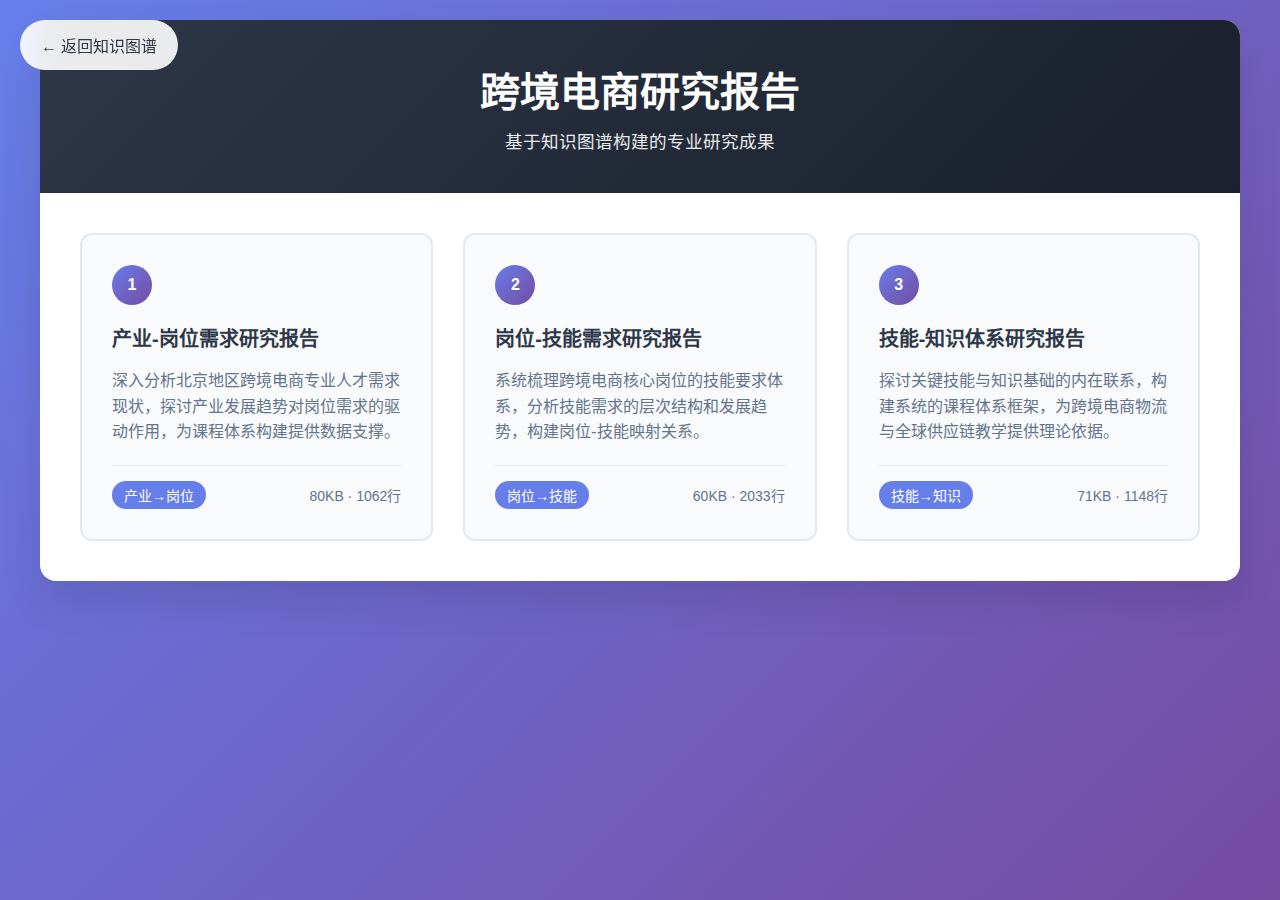
<file: 课件资源/研究报告/index.html>
<!DOCTYPE html>
<html lang="zh-CN">
<head>
    <meta charset="UTF-8">
    <meta name="viewport" content="width=device-width, initial-scale=1.0">
    <title>跨境电商研究报告目录</title>
    <style>
        * {
            margin: 0;
            padding: 0;
            box-sizing: border-box;
        }
        
        body {
            font-family: -apple-system, BlinkMacSystemFont, 'Segoe UI', 'Roboto', sans-serif;
            background: linear-gradient(135deg, #667eea 0%, #764ba2 100%);
            min-height: 100vh;
            padding: 20px;
        }
        
        .container {
            max-width: 1200px;
            margin: 0 auto;
            background: white;
            border-radius: 16px;
            box-shadow: 0 20px 40px rgba(0,0,0,0.1);
            overflow: hidden;
        }
        
        .header {
            background: linear-gradient(135deg, #2d3748 0%, #1a202c 100%);
            color: white;
            padding: 40px;
            text-align: center;
        }
        
        .header h1 {
            font-size: 2.5rem;
            margin-bottom: 10px;
            font-weight: 700;
        }
        
        .header p {
            font-size: 1.1rem;
            opacity: 0.9;
        }
        
        .reports-grid {
            padding: 40px;
            display: grid;
            grid-template-columns: repeat(auto-fit, minmax(350px, 1fr));
            gap: 30px;
        }
        
        .report-card {
            background: #f8fafc;
            border-radius: 12px;
            padding: 30px;
            border: 2px solid #e2e8f0;
            transition: all 0.3s ease;
            cursor: pointer;
        }
        
        .report-card:hover {
            transform: translateY(-5px);
            box-shadow: 0 15px 35px rgba(0,0,0,0.1);
            border-color: #667eea;
        }
        
        .report-number {
            background: linear-gradient(135deg, #667eea, #764ba2);
            color: white;
            width: 40px;
            height: 40px;
            border-radius: 50%;
            display: flex;
            align-items: center;
            justify-content: center;
            font-weight: bold;
            margin-bottom: 20px;
        }
        
        .report-title {
            font-size: 1.25rem;
            font-weight: 600;
            color: #2d3748;
            margin-bottom: 15px;
            line-height: 1.4;
        }
        
        .report-description {
            color: #64748b;
            line-height: 1.6;
            margin-bottom: 20px;
        }
        
        .report-meta {
            display: flex;
            justify-content: space-between;
            align-items: center;
            padding-top: 15px;
            border-top: 1px solid #e2e8f0;
        }
        
        .report-type {
            background: #667eea;
            color: white;
            padding: 4px 12px;
            border-radius: 20px;
            font-size: 0.875rem;
            font-weight: 500;
        }
        
        .report-size {
            color: #64748b;
            font-size: 0.875rem;
        }
        
        .back-button {
            position: fixed;
            top: 20px;
            left: 20px;
            background: rgba(255,255,255,0.9);
            color: #2d3748;
            padding: 12px 20px;
            border-radius: 25px;
            text-decoration: none;
            font-weight: 500;
            backdrop-filter: blur(10px);
            transition: all 0.3s ease;
            border: 1px solid rgba(255,255,255,0.2);
        }
        
        .back-button:hover {
            background: white;
            transform: translateY(-2px);
            box-shadow: 0 10px 25px rgba(0,0,0,0.1);
        }
        
        @media (max-width: 768px) {
            .header h1 {
                font-size: 2rem;
            }
            
            .reports-grid {
                grid-template-columns: 1fr;
                padding: 20px;
            }
            
            .header {
                padding: 30px 20px;
            }
        }
    </style>
</head>
<body>
    <a href="/know/" class="back-button">← 返回知识图谱</a>
    
    <div class="container">
        <div class="header">
            <h1>跨境电商研究报告</h1>
            <p>基于知识图谱构建的专业研究成果</p>
        </div>
        
        <div class="reports-grid">
            <div class="report-card" onclick="openReport('（1.1产-岗）北京地区跨境电商专业人才需求与培养研究报告：聚焦《跨境电商物流与全球供应链》课程.md')">
                <div class="report-number">1</div>
                <div class="report-title">产业-岗位需求研究报告</div>
                <div class="report-description">
                    深入分析北京地区跨境电商专业人才需求现状，探讨产业发展趋势对岗位需求的驱动作用，为课程体系构建提供数据支撑。
                </div>
                <div class="report-meta">
                    <div class="report-type">产业→岗位</div>
                    <div class="report-size">80KB · 1062行</div>
                </div>
            </div>
            
            <div class="report-card" onclick="openReport('（2岗-技）北京地区跨境电商岗位技能要求深度研究报告.md')">
                <div class="report-number">2</div>
                <div class="report-title">岗位-技能需求研究报告</div>
                <div class="report-description">
                    系统梳理跨境电商核心岗位的技能要求体系，分析技能需求的层次结构和发展趋势，构建岗位-技能映射关系。
                </div>
                <div class="report-meta">
                    <div class="report-type">岗位→技能</div>
                    <div class="report-size">60KB · 2033行</div>
                </div>
            </div>
            
            <div class="report-card" onclick="openReport('（3技-知）跨境电商岗位人才需求关键技能与《跨境电商物流与全球供应链》课程体系构建研究报告.md')">
                <div class="report-number">3</div>
                <div class="report-title">技能-知识体系研究报告</div>
                <div class="report-description">
                    探讨关键技能与知识基础的内在联系，构建系统的课程体系框架，为跨境电商物流与全球供应链教学提供理论依据。
                </div>
                <div class="report-meta">
                    <div class="report-type">技能→知识</div>
                    <div class="report-size">71KB · 1148行</div>
                </div>
            </div>
        </div>
    </div>
    
    <script>
        function openReport(filename) {
            // 在新窗口中打开报告文件
            window.open(filename, '_blank');
        }
        
        // 添加键盘快捷键支持
        document.addEventListener('keydown', function(e) {
            if (e.key === 'Escape') {
                window.close();
            }
        });
    </script>
</body>
</html>
</file>
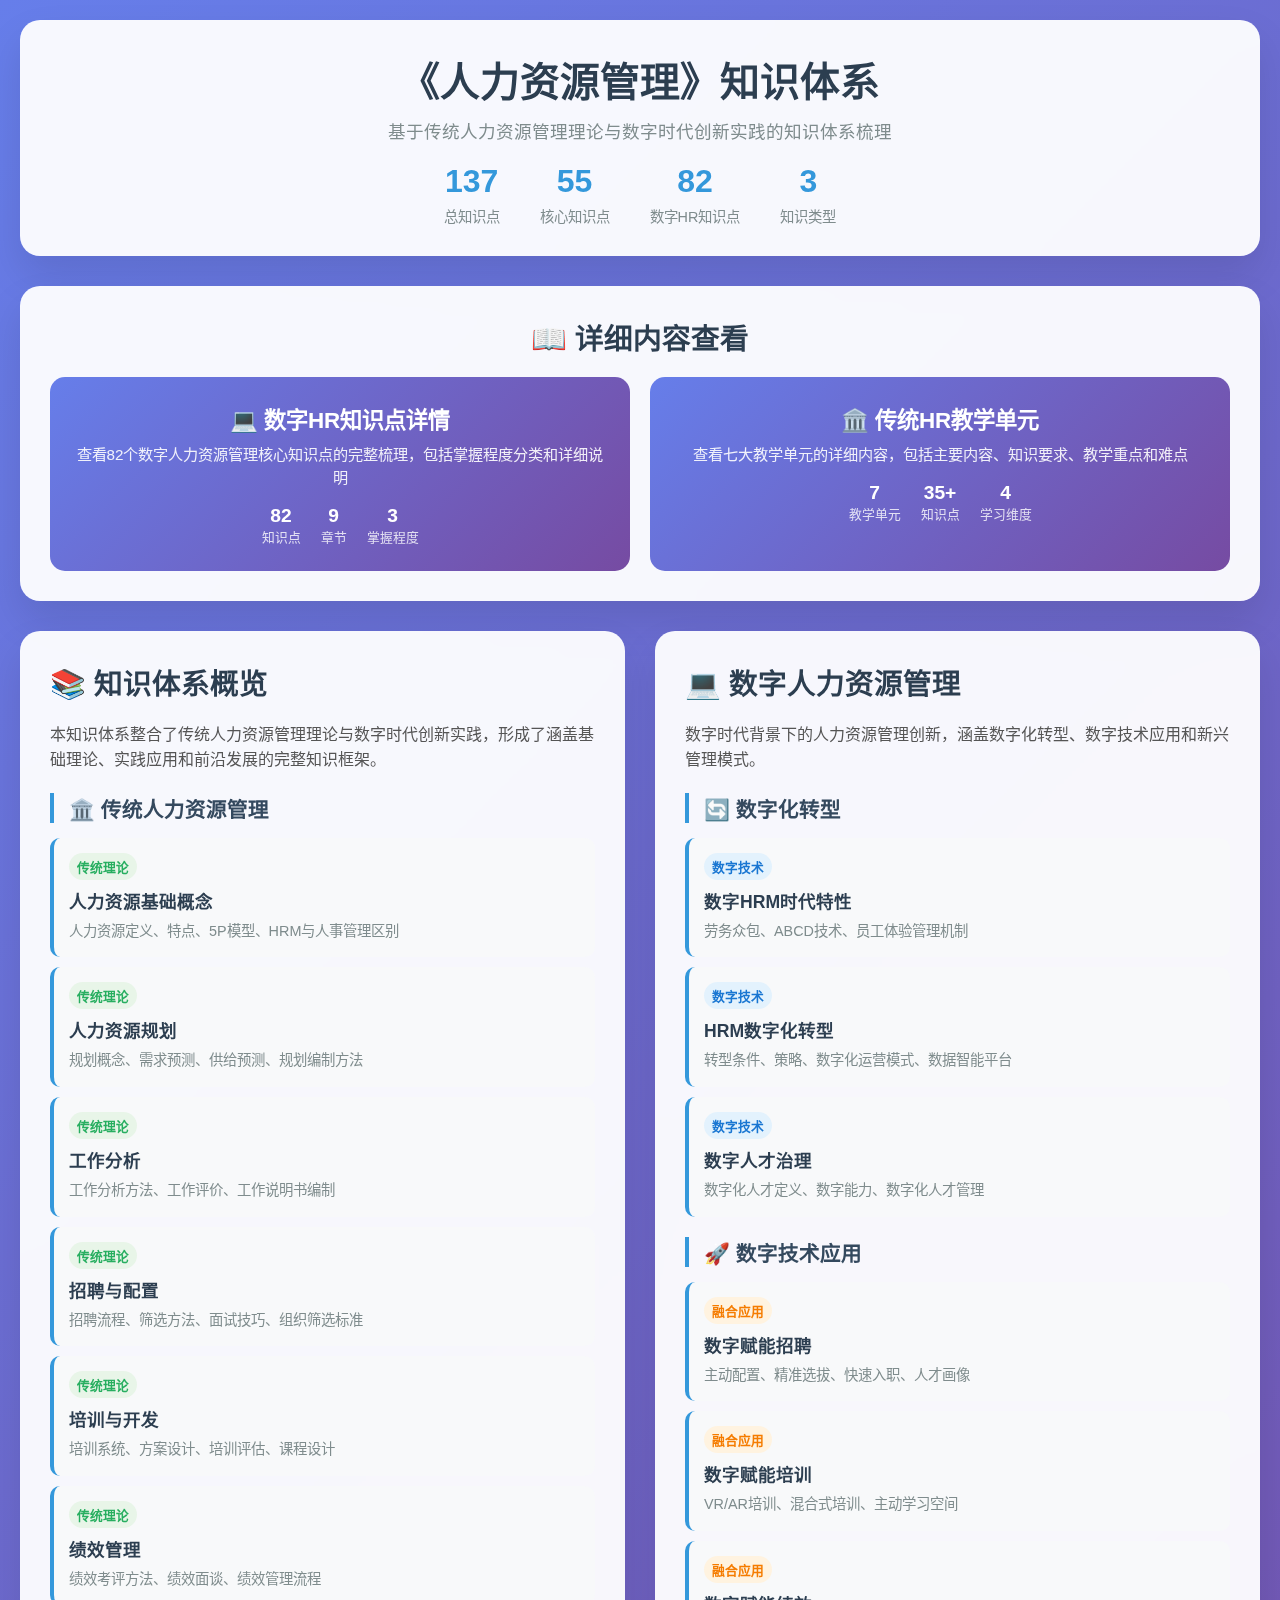
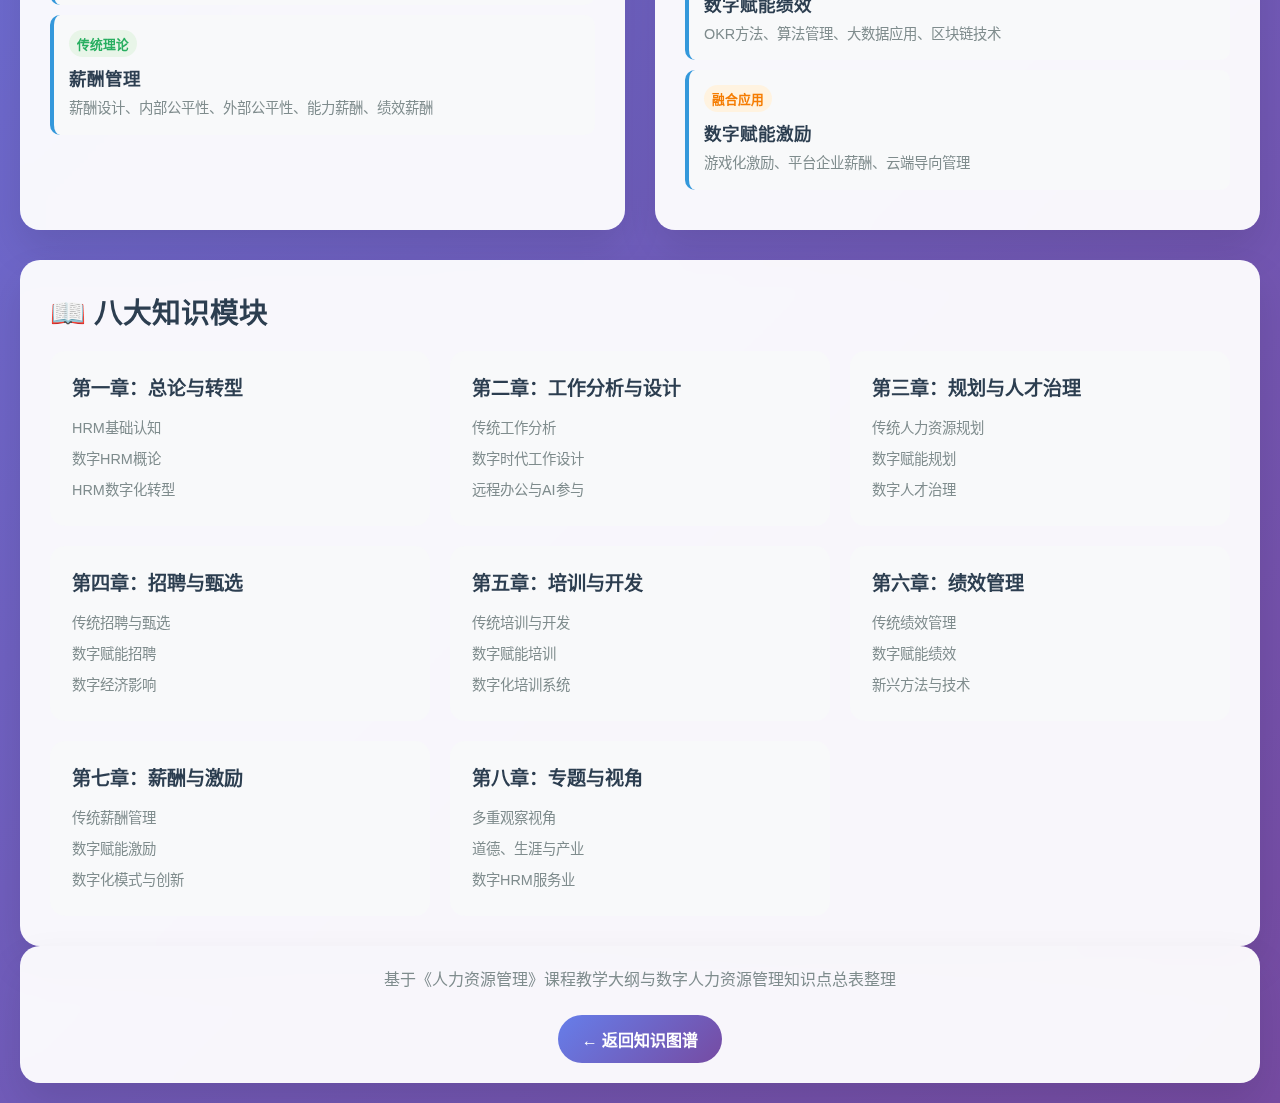
<file: knowledge-system.html>
<!DOCTYPE html>
<html lang="zh-CN">
<head>
    <meta charset="UTF-8">
    <meta name="viewport" content="width=device-width, initial-scale=1.0">
    <title>《人力资源管理》知识体系 | 北京物资学院</title>
    <style>
        * {
            margin: 0;
            padding: 0;
            box-sizing: border-box;
        }

        body {
            font-family: 'Microsoft YaHei', 'PingFang SC', sans-serif;
            background: linear-gradient(135deg, #667eea 0%, #764ba2 100%);
            min-height: 100vh;
            color: #333;
        }

        .container {
            max-width: 1400px;
            margin: 0 auto;
            padding: 20px;
        }

        .header {
            background: rgba(255, 255, 255, 0.95);
            backdrop-filter: blur(10px);
            border-radius: 20px;
            padding: 30px;
            margin-bottom: 30px;
            box-shadow: 0 20px 40px rgba(0, 0, 0, 0.1);
            text-align: center;
        }

        .header h1 {
            font-size: 2.5rem;
            color: #2c3e50;
            margin-bottom: 10px;
            font-weight: 700;
        }

        .header p {
            font-size: 1.1rem;
            color: #7f8c8d;
            margin-bottom: 20px;
        }

        .stats {
            display: flex;
            justify-content: center;
            gap: 40px;
            margin-top: 20px;
        }

        .stat-item {
            text-align: center;
        }

        .stat-number {
            font-size: 2rem;
            font-weight: bold;
            color: #3498db;
        }

        .stat-label {
            font-size: 0.9rem;
            color: #7f8c8d;
            margin-top: 5px;
        }

        .content {
            display: grid;
            grid-template-columns: 1fr 1fr;
            gap: 30px;
            margin-bottom: 30px;
        }

        .section {
            background: rgba(255, 255, 255, 0.95);
            backdrop-filter: blur(10px);
            border-radius: 20px;
            padding: 30px;
            box-shadow: 0 20px 40px rgba(0, 0, 0, 0.1);
        }

        .section h2 {
            font-size: 1.8rem;
            color: #2c3e50;
            margin-bottom: 20px;
            display: flex;
            align-items: center;
            gap: 10px;
        }

        .section h3 {
            font-size: 1.3rem;
            color: #34495e;
            margin: 20px 0 15px 0;
            padding-left: 15px;
            border-left: 4px solid #3498db;
        }

        .knowledge-list {
            list-style: none;
        }

        .knowledge-item {
            background: #f8f9fa;
            border-radius: 10px;
            padding: 15px;
            margin-bottom: 10px;
            border-left: 4px solid #3498db;
            transition: all 0.3s ease;
        }

        .knowledge-item:hover {
            transform: translateX(5px);
            box-shadow: 0 5px 15px rgba(0, 0, 0, 0.1);
        }

        .knowledge-item h4 {
            color: #2c3e50;
            margin-bottom: 8px;
            font-size: 1.1rem;
        }

        .knowledge-item p {
            color: #7f8c8d;
            font-size: 0.9rem;
            line-height: 1.5;
        }

        .type-badge {
            display: inline-block;
            padding: 4px 8px;
            border-radius: 15px;
            font-size: 0.8rem;
            font-weight: bold;
            margin-bottom: 8px;
        }

        .type-traditional {
            background: #e8f5e8;
            color: #27ae60;
        }

        .type-digital {
            background: #e3f2fd;
            color: #1976d2;
        }

        .type-fusion {
            background: #fff3e0;
            color: #f57c00;
        }

        .chapter-grid {
            display: grid;
            grid-template-columns: repeat(auto-fit, minmax(300px, 1fr));
            gap: 20px;
            margin-top: 20px;
        }

        .chapter-card {
            background: #f8f9fa;
            border-radius: 15px;
            padding: 20px;
            border: 2px solid transparent;
            transition: all 0.3s ease;
        }

        .chapter-card:hover {
            border-color: #3498db;
            transform: translateY(-2px);
        }

        .chapter-card h4 {
            color: #2c3e50;
            margin-bottom: 10px;
            font-size: 1.2rem;
        }

        .chapter-card ul {
            list-style: none;
            margin-left: 0;
        }

        .chapter-card li {
            padding: 5px 0;
            color: #7f8c8d;
            font-size: 0.9rem;
        }

        .detail-links {
            background: rgba(255, 255, 255, 0.95);
            backdrop-filter: blur(10px);
            border-radius: 20px;
            padding: 30px;
            margin-bottom: 30px;
            box-shadow: 0 20px 40px rgba(0, 0, 0, 0.1);
        }

        .detail-links h2 {
            font-size: 1.8rem;
            color: #2c3e50;
            margin-bottom: 20px;
            text-align: center;
        }

        .links-grid {
            display: grid;
            grid-template-columns: 1fr 1fr;
            gap: 20px;
        }

        .detail-link-card {
            background: linear-gradient(135deg, #667eea 0%, #764ba2 100%);
            border-radius: 15px;
            padding: 25px;
            text-align: center;
            transition: all 0.3s ease;
            text-decoration: none;
            color: white;
        }

        .detail-link-card:hover {
            transform: translateY(-5px);
            box-shadow: 0 15px 30px rgba(0, 0, 0, 0.2);
        }

        .detail-link-card h3 {
            font-size: 1.4rem;
            margin-bottom: 10px;
        }

        .detail-link-card p {
            font-size: 0.95rem;
            opacity: 0.9;
            line-height: 1.5;
        }

        .detail-link-card .stats-mini {
            display: flex;
            justify-content: center;
            gap: 20px;
            margin-top: 15px;
        }

        .stat-mini {
            text-align: center;
        }

        .stat-mini-number {
            font-size: 1.2rem;
            font-weight: bold;
        }

        .stat-mini-label {
            font-size: 0.8rem;
            opacity: 0.8;
        }

        .footer {
            background: rgba(255, 255, 255, 0.95);
            backdrop-filter: blur(10px);
            border-radius: 20px;
            padding: 20px;
            text-align: center;
            box-shadow: 0 20px 40px rgba(0, 0, 0, 0.1);
        }

        .back-button {
            display: inline-block;
            padding: 12px 24px;
            background: linear-gradient(135deg, #667eea 0%, #764ba2 100%);
            color: white;
            text-decoration: none;
            border-radius: 25px;
            font-weight: bold;
            transition: all 0.3s ease;
            margin-top: 10px;
        }

        .back-button:hover {
            transform: translateY(-2px);
            box-shadow: 0 10px 20px rgba(0, 0, 0, 0.2);
        }

        @media (max-width: 768px) {
            .content {
                grid-template-columns: 1fr;
            }
            
            .links-grid {
                grid-template-columns: 1fr;
            }
            
            .stats {
                flex-direction: column;
                gap: 20px;
            }
            
            .header h1 {
                font-size: 2rem;
            }
        }
    </style>
</head>
<body>
    <div class="container">
        <div class="header">
            <h1>《人力资源管理》知识体系</h1>
            <p>基于传统人力资源管理理论与数字时代创新实践的知识体系梳理</p>
            <div class="stats">
                <div class="stat-item">
                    <div class="stat-number">137</div>
                    <div class="stat-label">总知识点</div>
                </div>
                <div class="stat-item">
                    <div class="stat-number">55</div>
                    <div class="stat-label">核心知识点</div>
                </div>
                <div class="stat-item">
                    <div class="stat-number">82</div>
                    <div class="stat-label">数字HR知识点</div>
                </div>
                <div class="stat-item">
                    <div class="stat-number">3</div>
                    <div class="stat-label">知识类型</div>
                </div>
            </div>
        </div>

        <div class="detail-links">
            <h2>📖 详细内容查看</h2>
            <div class="links-grid">
                <a href="./课件资源/研究报告/digital-knowledge.html" class="detail-link-card">
                    <h3>💻 数字HR知识点详情</h3>
                    <p>查看82个数字人力资源管理核心知识点的完整梳理，包括掌握程度分类和详细说明</p>
                    <div class="stats-mini">
                        <div class="stat-mini">
                            <div class="stat-mini-number">82</div>
                            <div class="stat-mini-label">知识点</div>
                        </div>
                        <div class="stat-mini">
                            <div class="stat-mini-number">9</div>
                            <div class="stat-mini-label">章节</div>
                        </div>
                        <div class="stat-mini">
                            <div class="stat-mini-number">3</div>
                            <div class="stat-mini-label">掌握程度</div>
                        </div>
                    </div>
                </a>
                <a href="./课件资源/研究报告/traditional-knowledge.html" class="detail-link-card">
                    <h3>🏛️ 传统HR教学单元</h3>
                    <p>查看七大教学单元的详细内容，包括主要内容、知识要求、教学重点和难点</p>
                    <div class="stats-mini">
                        <div class="stat-mini">
                            <div class="stat-mini-number">7</div>
                            <div class="stat-mini-label">教学单元</div>
                        </div>
                        <div class="stat-mini">
                            <div class="stat-mini-number">35+</div>
                            <div class="stat-mini-label">知识点</div>
                        </div>
                        <div class="stat-mini">
                            <div class="stat-mini-number">4</div>
                            <div class="stat-mini-label">学习维度</div>
                        </div>
                    </div>
                </a>
            </div>
        </div>

        <div class="content">
            <div class="section">
                <h2>📚 知识体系概览</h2>
                <p style="margin-bottom: 20px; line-height: 1.6; color: #555;">
                    本知识体系整合了传统人力资源管理理论与数字时代创新实践，形成了涵盖基础理论、实践应用和前沿发展的完整知识框架。
                </p>
                
                <h3>🏛️ 传统人力资源管理</h3>
                <ul class="knowledge-list">
                    <li class="knowledge-item">
                        <span class="type-badge type-traditional">传统理论</span>
                        <h4>人力资源基础概念</h4>
                        <p>人力资源定义、特点、5P模型、HRM与人事管理区别</p>
                    </li>
                    <li class="knowledge-item">
                        <span class="type-badge type-traditional">传统理论</span>
                        <h4>人力资源规划</h4>
                        <p>规划概念、需求预测、供给预测、规划编制方法</p>
                    </li>
                    <li class="knowledge-item">
                        <span class="type-badge type-traditional">传统理论</span>
                        <h4>工作分析</h4>
                        <p>工作分析方法、工作评价、工作说明书编制</p>
                    </li>
                    <li class="knowledge-item">
                        <span class="type-badge type-traditional">传统理论</span>
                        <h4>招聘与配置</h4>
                        <p>招聘流程、筛选方法、面试技巧、组织筛选标准</p>
                    </li>
                    <li class="knowledge-item">
                        <span class="type-badge type-traditional">传统理论</span>
                        <h4>培训与开发</h4>
                        <p>培训系统、方案设计、培训评估、课程设计</p>
                    </li>
                    <li class="knowledge-item">
                        <span class="type-badge type-traditional">传统理论</span>
                        <h4>绩效管理</h4>
                        <p>绩效考评方法、绩效面谈、绩效管理流程</p>
                    </li>
                    <li class="knowledge-item">
                        <span class="type-badge type-traditional">传统理论</span>
                        <h4>薪酬管理</h4>
                        <p>薪酬设计、内部公平性、外部公平性、能力薪酬、绩效薪酬</p>
                    </li>
                </ul>
            </div>

            <div class="section">
                <h2>💻 数字人力资源管理</h2>
                <p style="margin-bottom: 20px; line-height: 1.6; color: #555;">
                    数字时代背景下的人力资源管理创新，涵盖数字化转型、数字技术应用和新兴管理模式。
                </p>
                
                <h3>🔄 数字化转型</h3>
                <ul class="knowledge-list">
                    <li class="knowledge-item">
                        <span class="type-badge type-digital">数字技术</span>
                        <h4>数字HRM时代特性</h4>
                        <p>劳务众包、ABCD技术、员工体验管理机制</p>
                    </li>
                    <li class="knowledge-item">
                        <span class="type-badge type-digital">数字技术</span>
                        <h4>HRM数字化转型</h4>
                        <p>转型条件、策略、数字化运营模式、数据智能平台</p>
                    </li>
                    <li class="knowledge-item">
                        <span class="type-badge type-digital">数字技术</span>
                        <h4>数字人才治理</h4>
                        <p>数字化人才定义、数字能力、数字化人才管理</p>
                    </li>
                </ul>

                <h3>🚀 数字技术应用</h3>
                <ul class="knowledge-list">
                    <li class="knowledge-item">
                        <span class="type-badge type-fusion">融合应用</span>
                        <h4>数字赋能招聘</h4>
                        <p>主动配置、精准选拔、快速入职、人才画像</p>
                    </li>
                    <li class="knowledge-item">
                        <span class="type-badge type-fusion">融合应用</span>
                        <h4>数字赋能培训</h4>
                        <p>VR/AR培训、混合式培训、主动学习空间</p>
                    </li>
                    <li class="knowledge-item">
                        <span class="type-badge type-fusion">融合应用</span>
                        <h4>数字赋能绩效</h4>
                        <p>OKR方法、算法管理、大数据应用、区块链技术</p>
                    </li>
                    <li class="knowledge-item">
                        <span class="type-badge type-fusion">融合应用</span>
                        <h4>数字赋能激励</h4>
                        <p>游戏化激励、平台企业薪酬、云端导向管理</p>
                    </li>
                </ul>
            </div>
        </div>

        <div class="section">
            <h2>📖 八大知识模块</h2>
            <div class="chapter-grid">
                <div class="chapter-card">
                    <h4>第一章：总论与转型</h4>
                    <ul>
                        <li>HRM基础认知</li>
                        <li>数字HRM概论</li>
                        <li>HRM数字化转型</li>
                    </ul>
                </div>
                <div class="chapter-card">
                    <h4>第二章：工作分析与设计</h4>
                    <ul>
                        <li>传统工作分析</li>
                        <li>数字时代工作设计</li>
                        <li>远程办公与AI参与</li>
                    </ul>
                </div>
                <div class="chapter-card">
                    <h4>第三章：规划与人才治理</h4>
                    <ul>
                        <li>传统人力资源规划</li>
                        <li>数字赋能规划</li>
                        <li>数字人才治理</li>
                    </ul>
                </div>
                <div class="chapter-card">
                    <h4>第四章：招聘与甄选</h4>
                    <ul>
                        <li>传统招聘与甄选</li>
                        <li>数字赋能招聘</li>
                        <li>数字经济影响</li>
                    </ul>
                </div>
                <div class="chapter-card">
                    <h4>第五章：培训与开发</h4>
                    <ul>
                        <li>传统培训与开发</li>
                        <li>数字赋能培训</li>
                        <li>数字化培训系统</li>
                    </ul>
                </div>
                <div class="chapter-card">
                    <h4>第六章：绩效管理</h4>
                    <ul>
                        <li>传统绩效管理</li>
                        <li>数字赋能绩效</li>
                        <li>新兴方法与技术</li>
                    </ul>
                </div>
                <div class="chapter-card">
                    <h4>第七章：薪酬与激励</h4>
                    <ul>
                        <li>传统薪酬管理</li>
                        <li>数字赋能激励</li>
                        <li>数字化模式与创新</li>
                    </ul>
                </div>
                <div class="chapter-card">
                    <h4>第八章：专题与视角</h4>
                    <ul>
                        <li>多重观察视角</li>
                        <li>道德、生涯与产业</li>
                        <li>数字HRM服务业</li>
                    </ul>
                </div>
            </div>
        </div>

        <div class="footer">
            <p style="color: #7f8c8d; margin-bottom: 15px;">
                基于《人力资源管理》课程教学大纲与数字人力资源管理知识点总表整理
            </p>
            <a href="/know/" class="back-button">← 返回知识图谱</a>
        </div>
    </div>
</body>
</html>
</file>
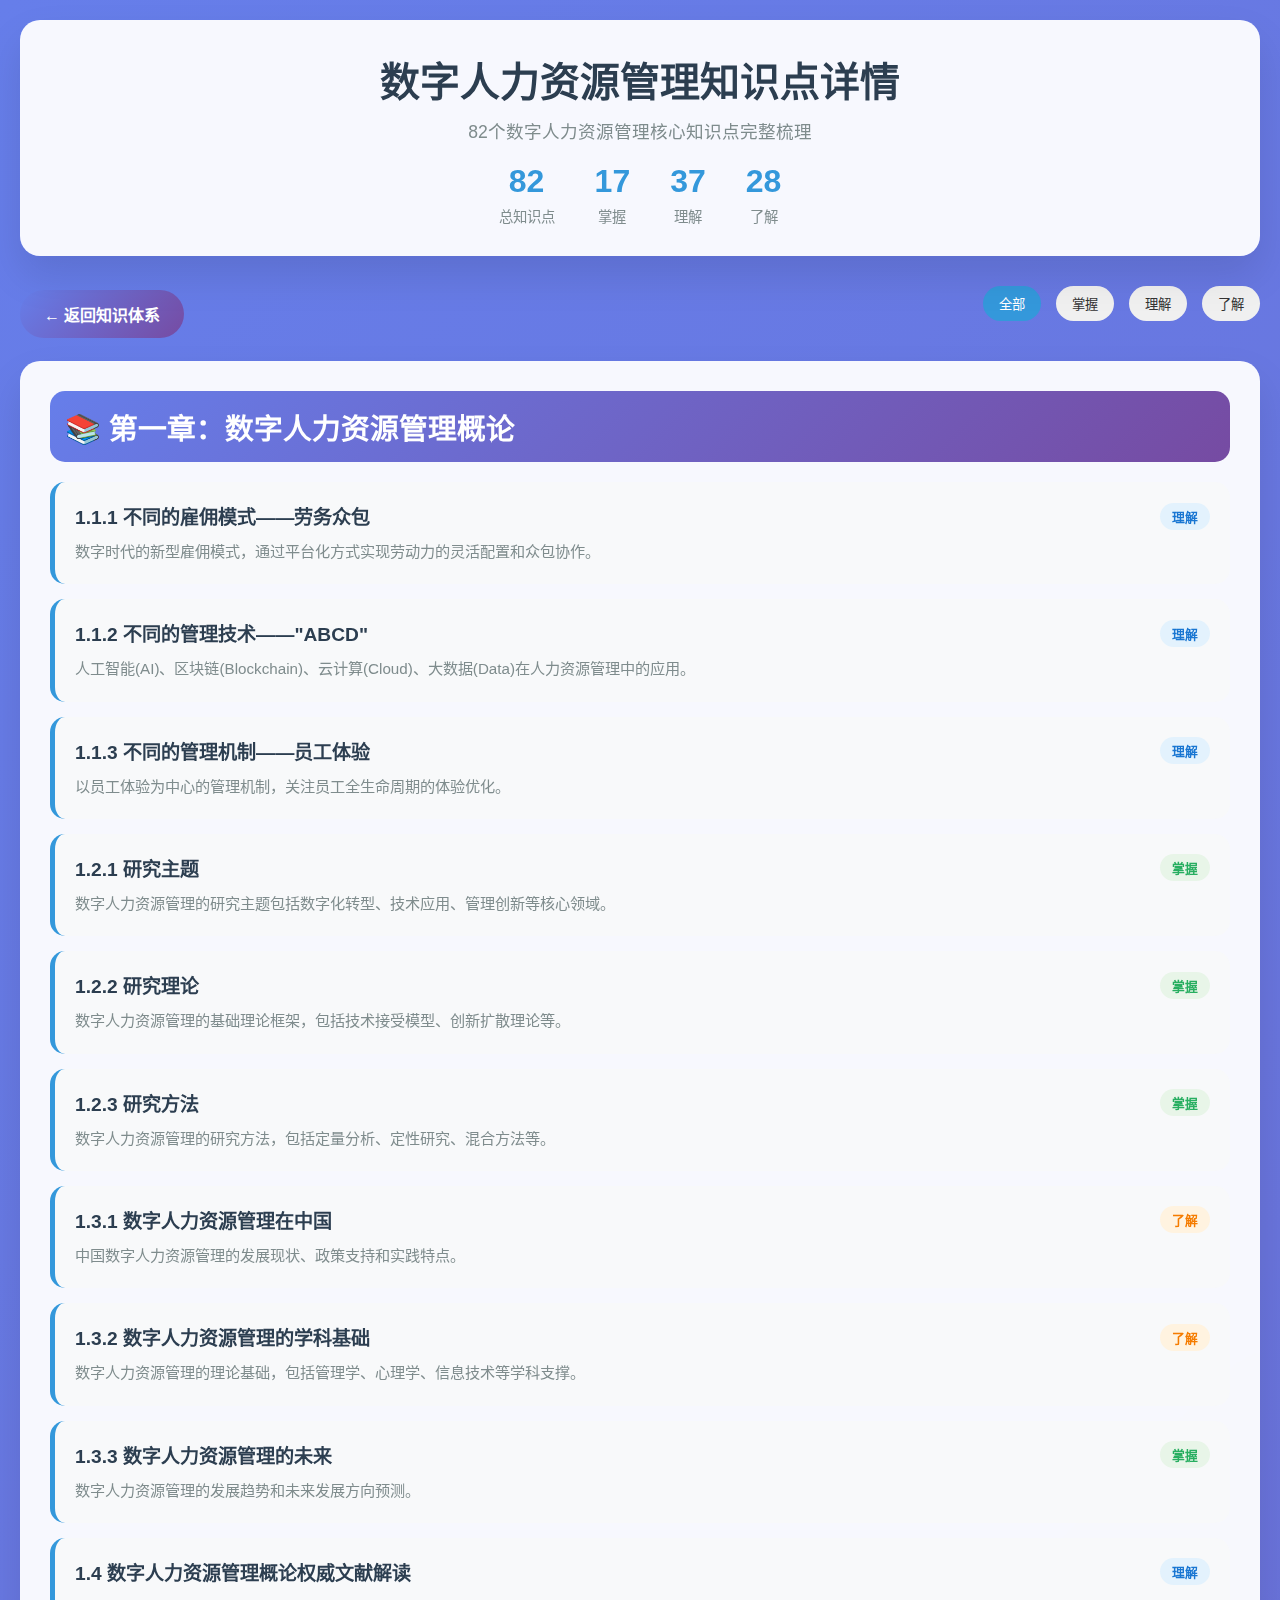
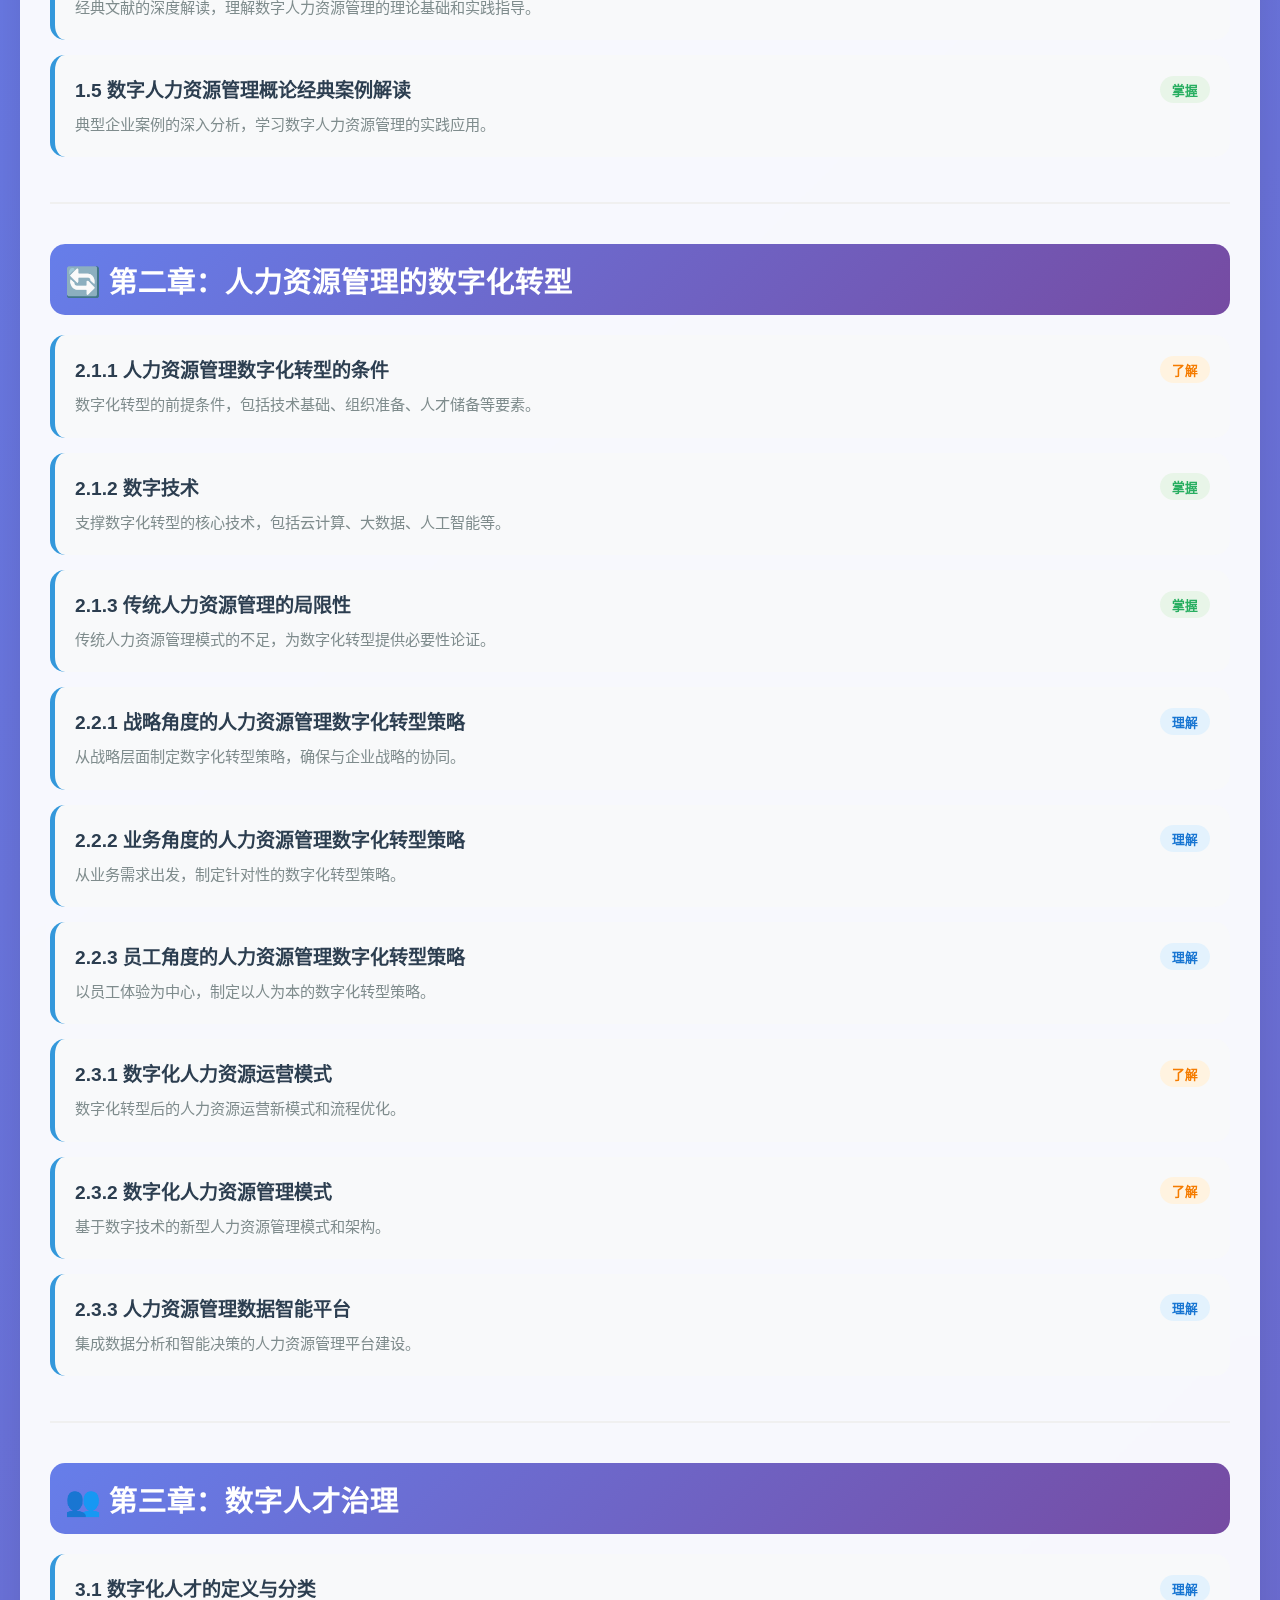
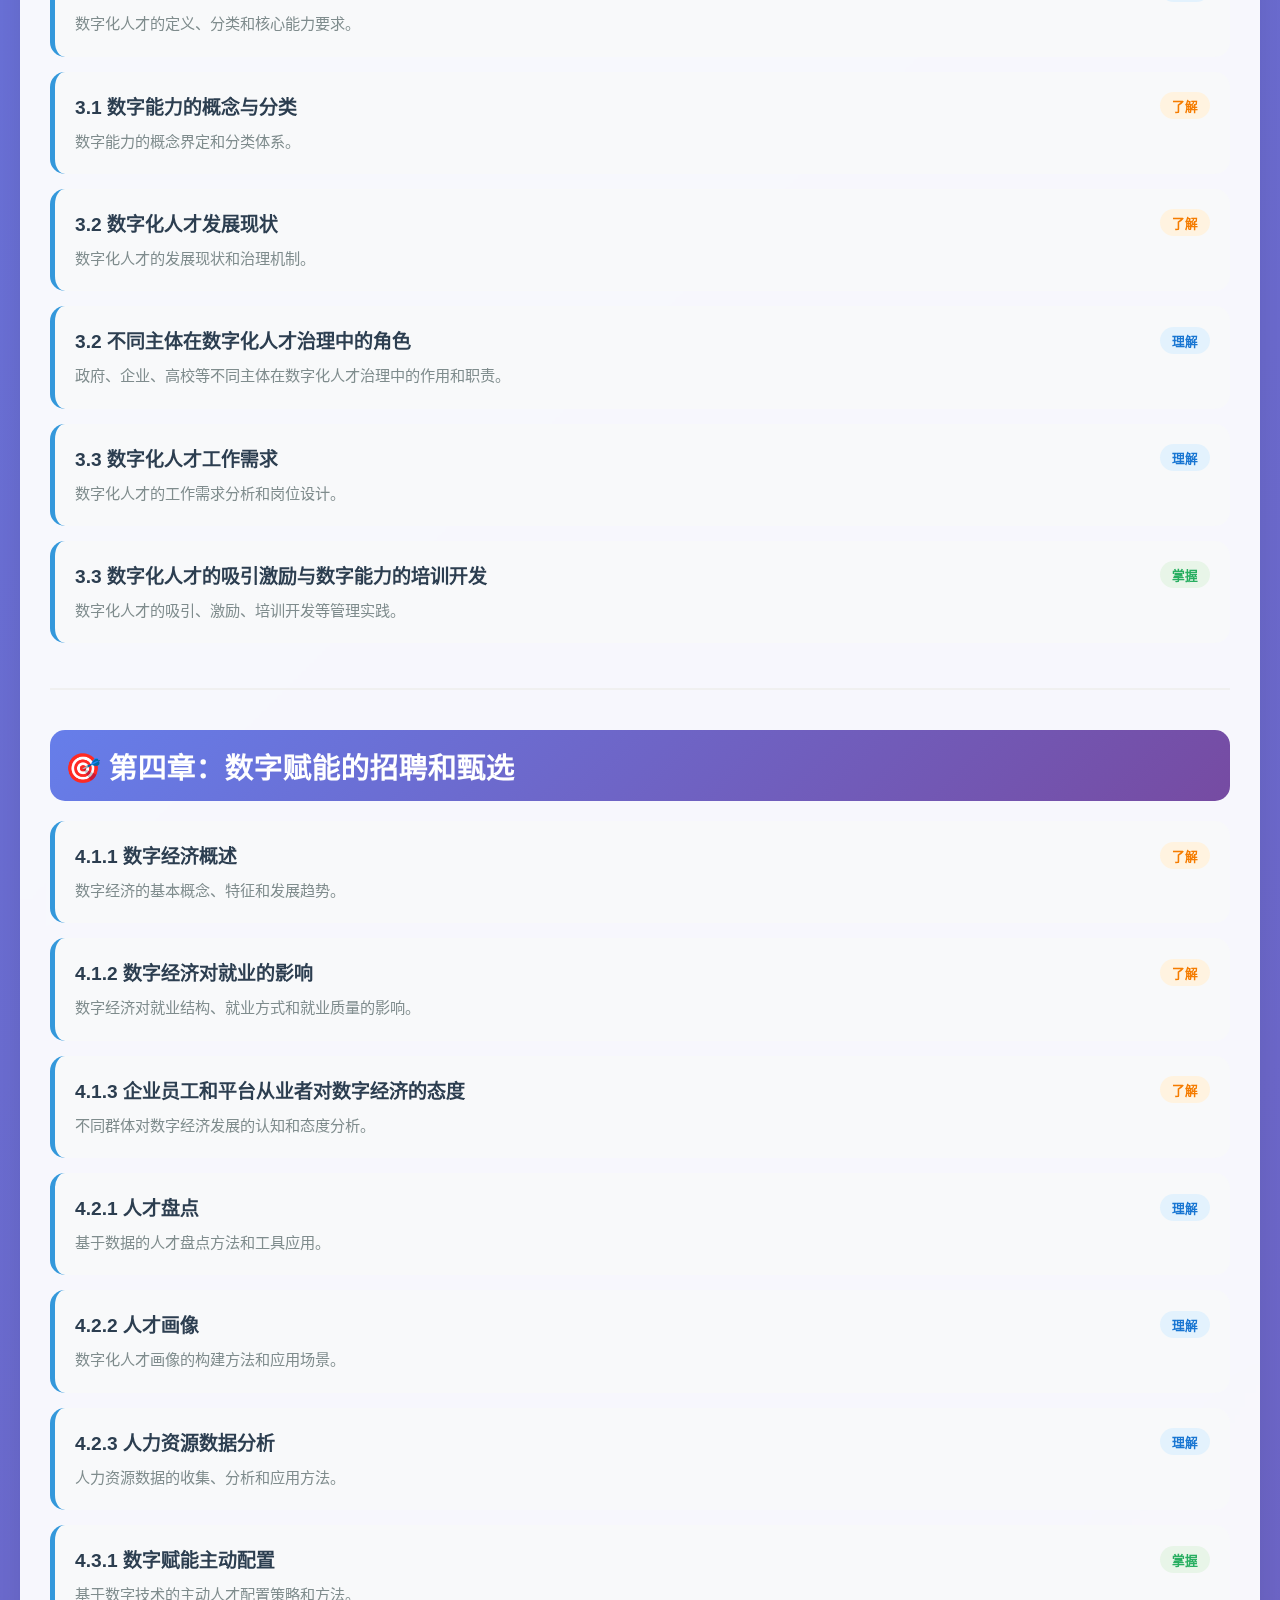
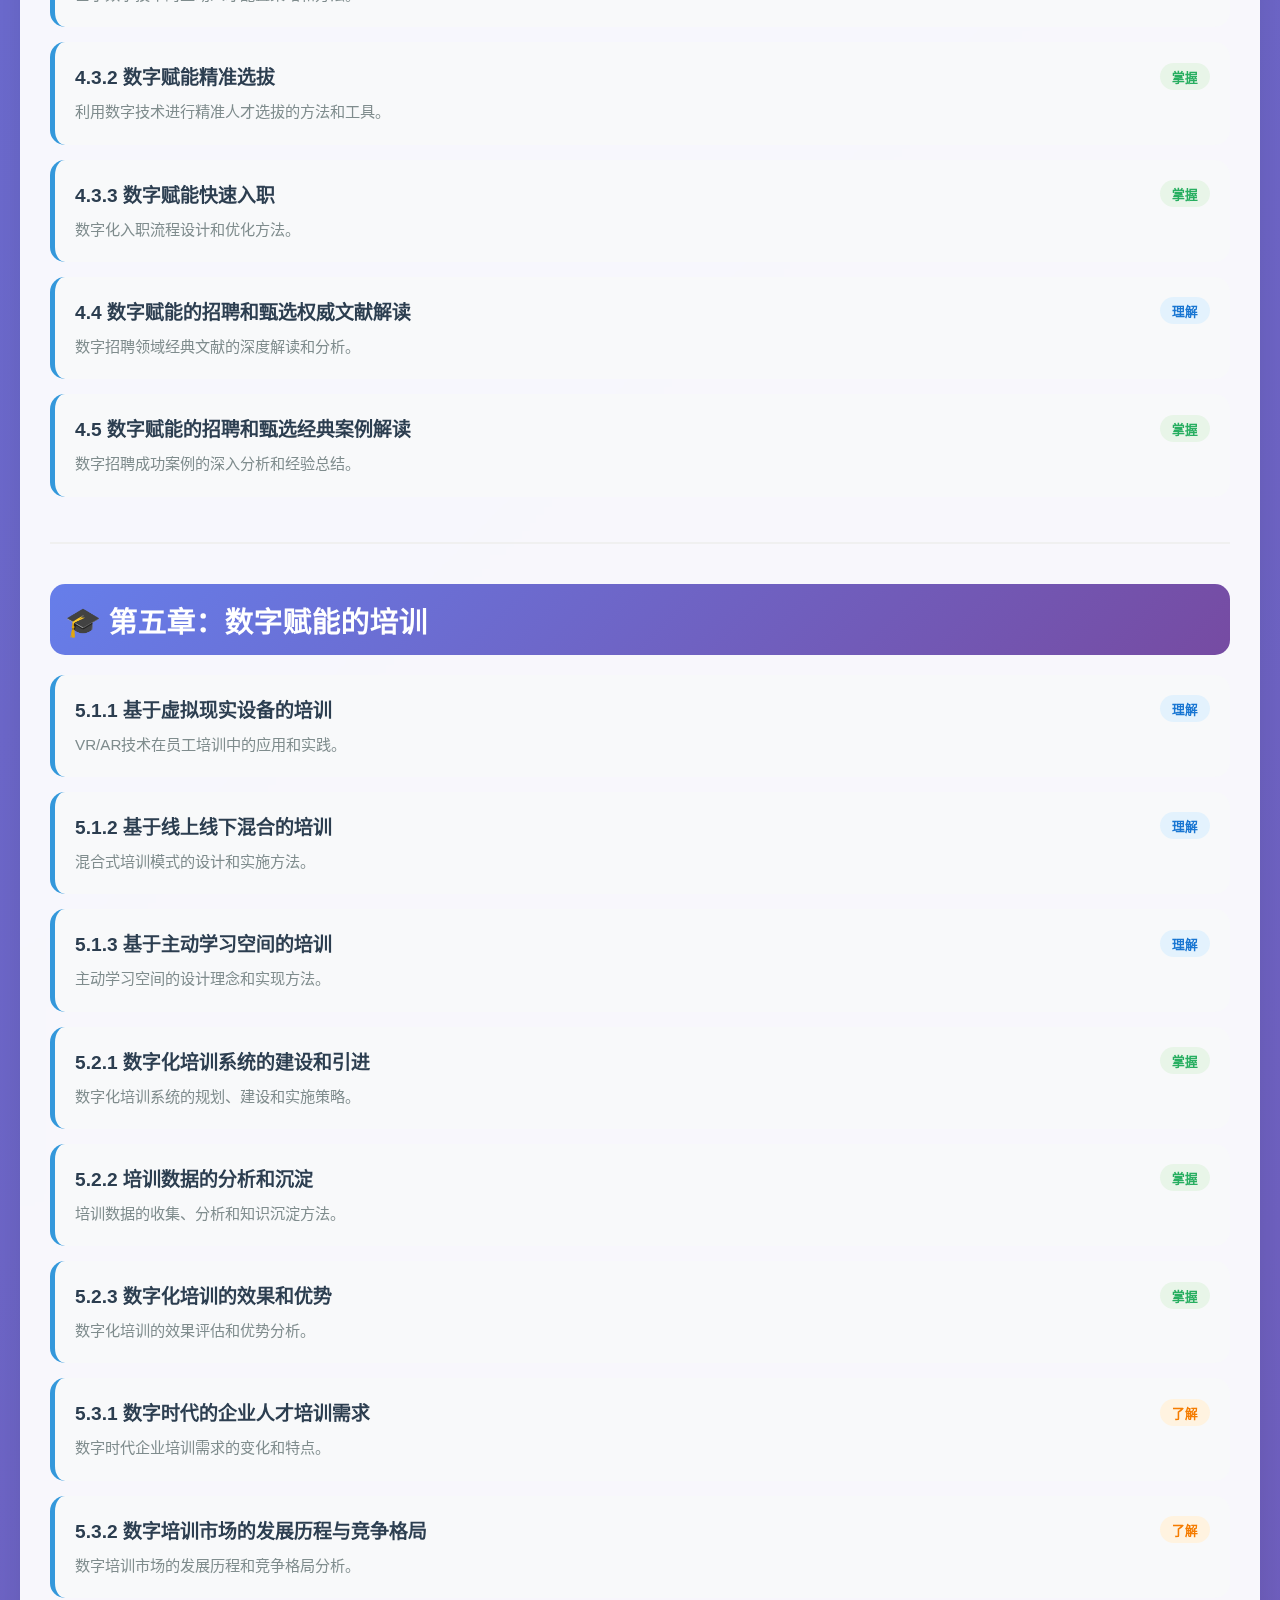
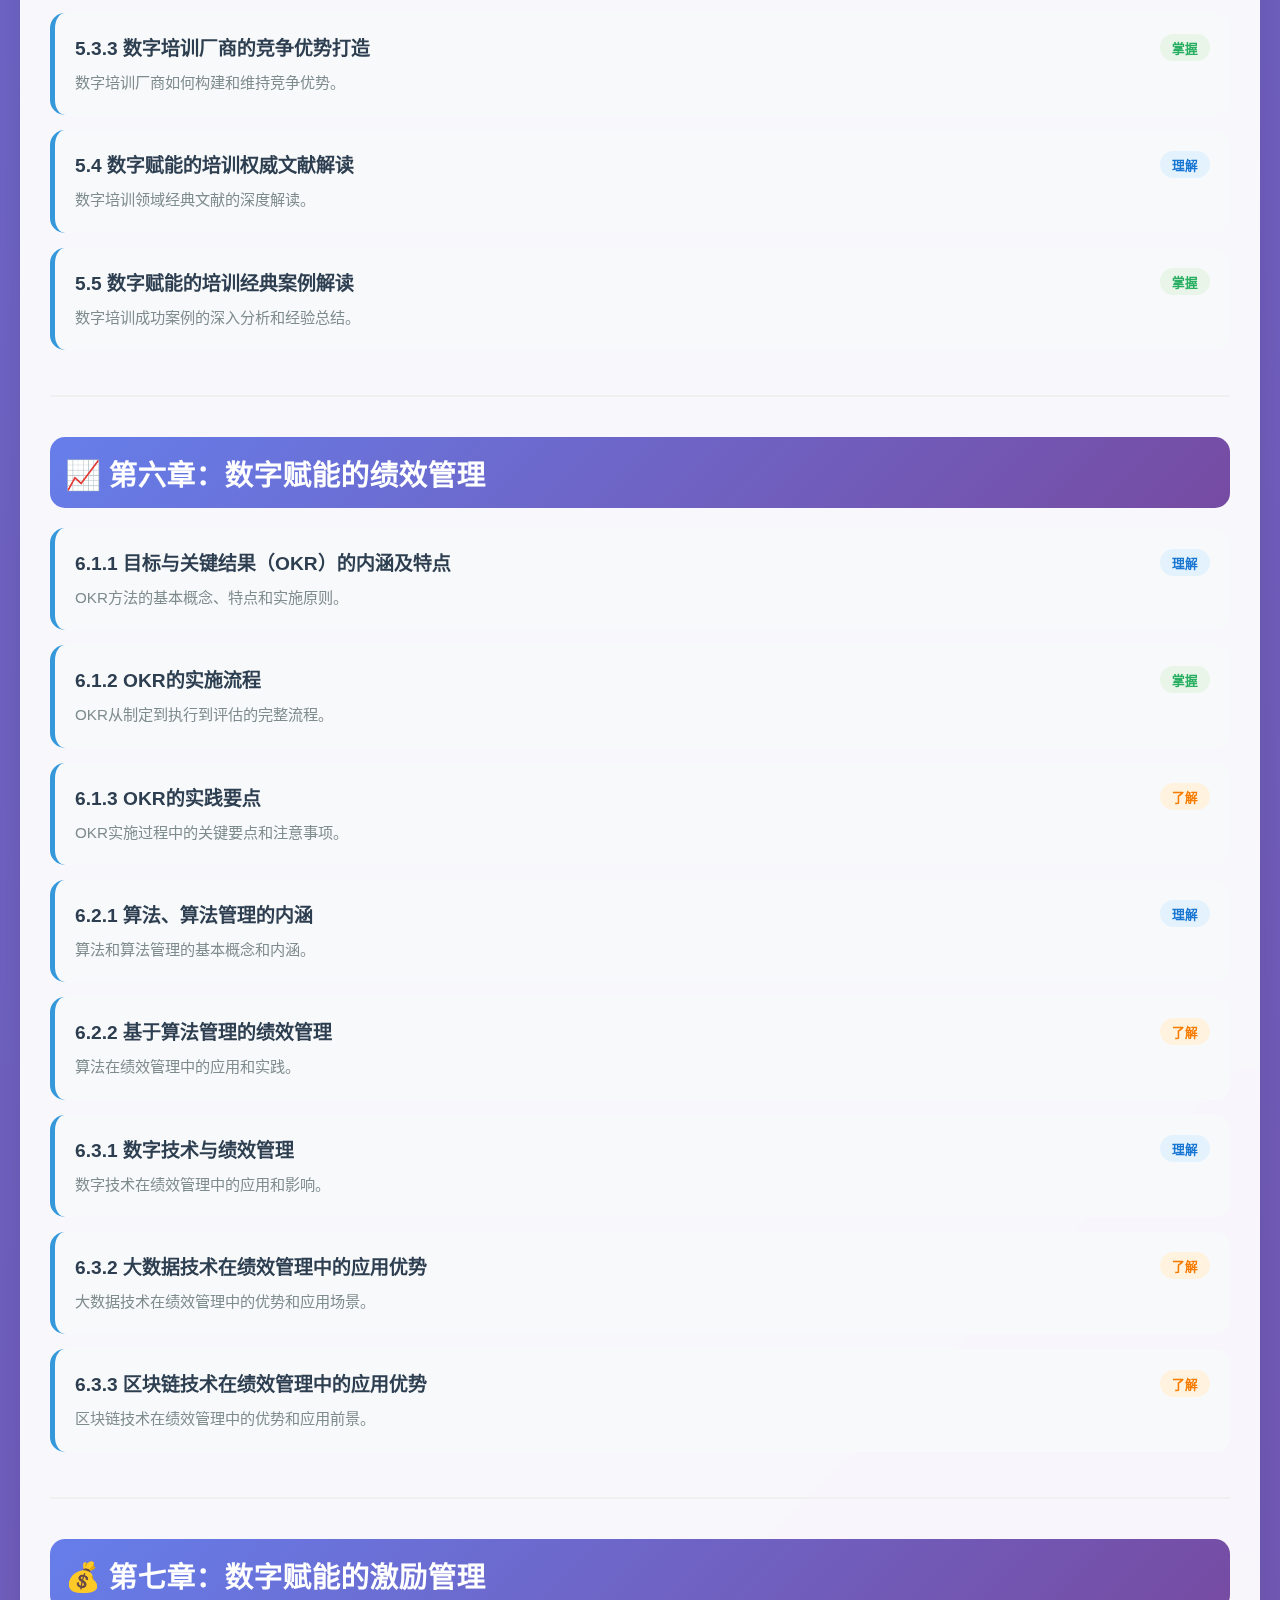
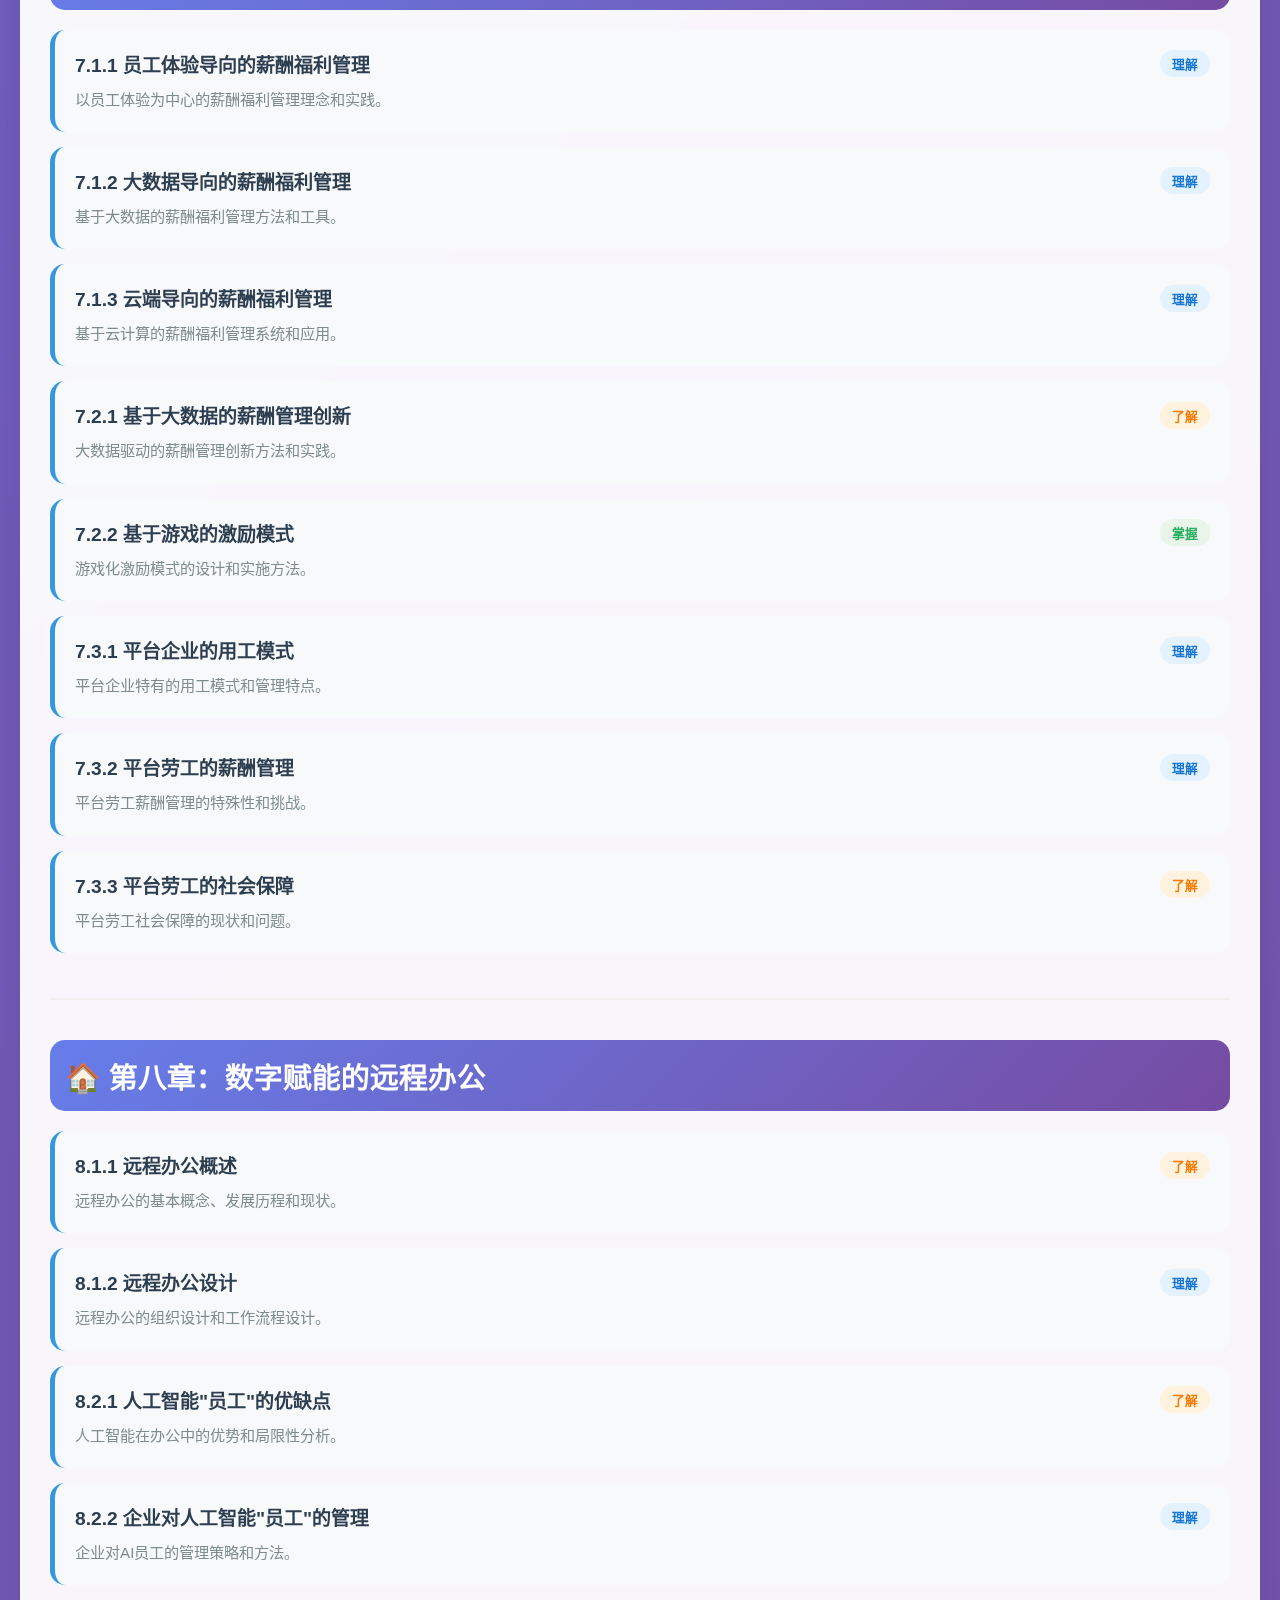
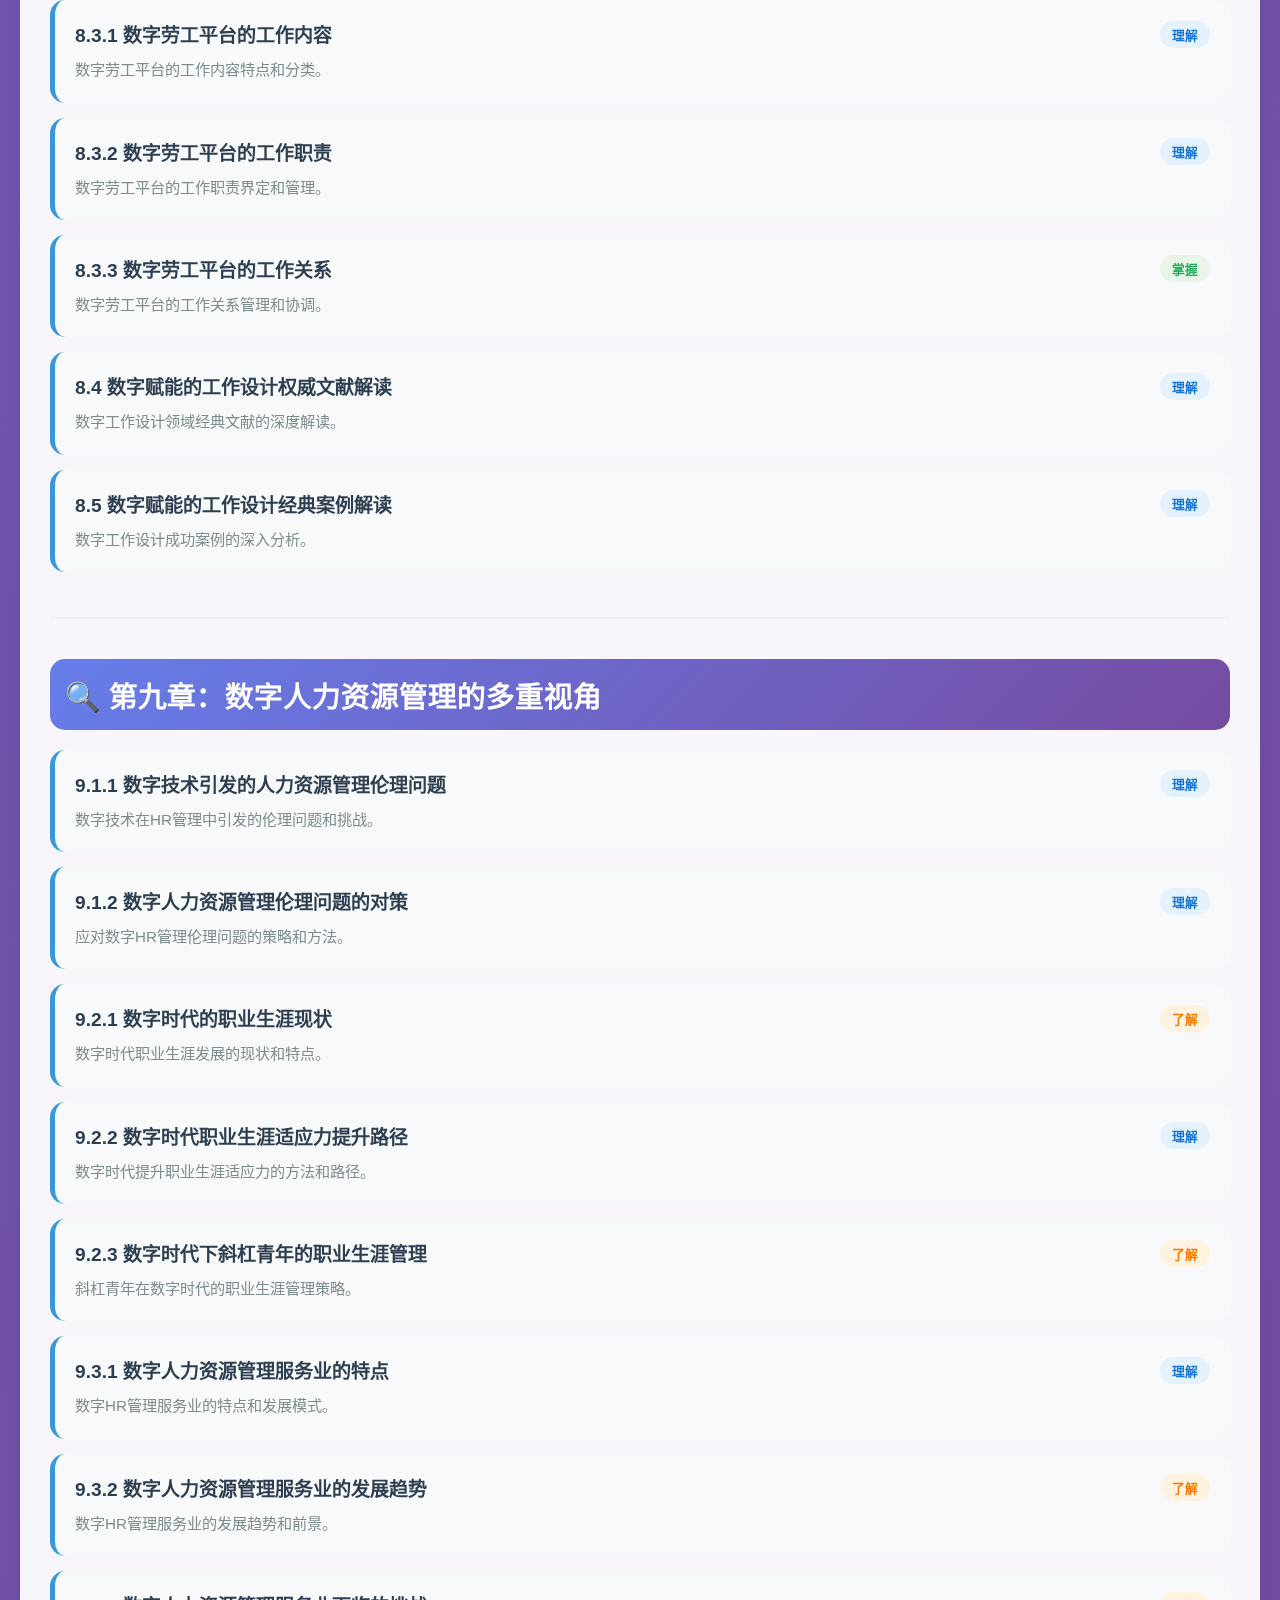
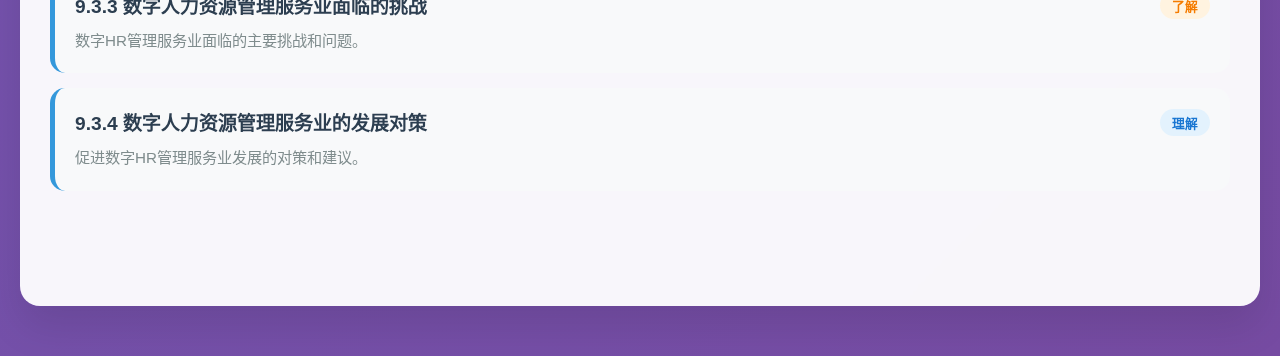
<file: 课件资源/研究报告/digital-knowledge.html>
<!DOCTYPE html>
<html lang="zh-CN">
<head>
    <meta charset="UTF-8">
    <meta name="viewport" content="width=device-width, initial-scale=1.0">
    <title>数字人力资源管理知识点详情 | 北京物资学院</title>
    <style>
        * {
            margin: 0;
            padding: 0;
            box-sizing: border-box;
        }

        body {
            font-family: 'Microsoft YaHei', 'PingFang SC', sans-serif;
            background: linear-gradient(135deg, #667eea 0%, #764ba2 100%);
            min-height: 100vh;
            color: #333;
        }

        .container {
            max-width: 1400px;
            margin: 0 auto;
            padding: 20px;
        }

        .header {
            background: rgba(255, 255, 255, 0.95);
            backdrop-filter: blur(10px);
            border-radius: 20px;
            padding: 30px;
            margin-bottom: 30px;
            box-shadow: 0 20px 40px rgba(0, 0, 0, 0.1);
            text-align: center;
        }

        .header h1 {
            font-size: 2.5rem;
            color: #2c3e50;
            margin-bottom: 10px;
            font-weight: 700;
        }

        .header p {
            font-size: 1.1rem;
            color: #7f8c8d;
            margin-bottom: 20px;
        }

        .stats {
            display: flex;
            justify-content: center;
            gap: 40px;
            margin-top: 20px;
        }

        .stat-item {
            text-align: center;
        }

        .stat-number {
            font-size: 2rem;
            font-weight: bold;
            color: #3498db;
        }

        .stat-label {
            font-size: 0.9rem;
            color: #7f8c8d;
            margin-top: 5px;
        }

        .content {
            background: rgba(255, 255, 255, 0.95);
            backdrop-filter: blur(10px);
            border-radius: 20px;
            padding: 30px;
            box-shadow: 0 20px 40px rgba(0, 0, 0, 0.1);
            margin-bottom: 30px;
        }

        .chapter {
            margin-bottom: 40px;
            border-bottom: 2px solid #f0f0f0;
            padding-bottom: 30px;
        }

        .chapter:last-child {
            border-bottom: none;
        }

        .chapter h2 {
            font-size: 1.8rem;
            color: #2c3e50;
            margin-bottom: 20px;
            display: flex;
            align-items: center;
            gap: 10px;
            padding: 15px;
            background: linear-gradient(135deg, #667eea 0%, #764ba2 100%);
            color: white;
            border-radius: 15px;
        }

        .knowledge-item {
            background: #f8f9fa;
            border-radius: 15px;
            padding: 20px;
            margin-bottom: 15px;
            border-left: 5px solid #3498db;
            transition: all 0.3s ease;
        }

        .knowledge-item:hover {
            transform: translateX(5px);
            box-shadow: 0 10px 25px rgba(0, 0, 0, 0.1);
        }

        .knowledge-header {
            display: flex;
            justify-content: space-between;
            align-items: center;
            margin-bottom: 10px;
        }

        .knowledge-title {
            font-size: 1.2rem;
            font-weight: bold;
            color: #2c3e50;
            flex: 1;
        }

        .mastery-level {
            padding: 4px 12px;
            border-radius: 20px;
            font-size: 0.8rem;
            font-weight: bold;
        }

        .mastery-master {
            background: #e8f5e8;
            color: #27ae60;
        }

        .mastery-understand {
            background: #e3f2fd;
            color: #1976d2;
        }

        .mastery-familiar {
            background: #fff3e0;
            color: #f57c00;
        }

        .knowledge-details {
            color: #7f8c8d;
            font-size: 0.95rem;
            line-height: 1.6;
        }

        .navigation {
            display: flex;
            justify-content: space-between;
            align-items: center;
            margin-bottom: 20px;
        }

        .nav-button {
            display: inline-block;
            padding: 12px 24px;
            background: linear-gradient(135deg, #667eea 0%, #764ba2 100%);
            color: white;
            text-decoration: none;
            border-radius: 25px;
            font-weight: bold;
            transition: all 0.3s ease;
        }

        .nav-button:hover {
            transform: translateY(-2px);
            box-shadow: 0 10px 20px rgba(0, 0, 0, 0.2);
        }

        .filter-controls {
            display: flex;
            gap: 15px;
            margin-bottom: 20px;
            flex-wrap: wrap;
        }

        .filter-button {
            padding: 8px 16px;
            border: none;
            border-radius: 20px;
            background: #f0f0f0;
            color: #333;
            cursor: pointer;
            transition: all 0.3s ease;
        }

        .filter-button.active {
            background: #3498db;
            color: white;
        }

        @media (max-width: 768px) {
            .stats {
                flex-direction: column;
                gap: 20px;
            }
            
            .header h1 {
                font-size: 2rem;
            }
            
            .navigation {
                flex-direction: column;
                gap: 15px;
            }
        }
    </style>
</head>
<body>
    <div class="container">
        <div class="header">
            <h1>数字人力资源管理知识点详情</h1>
            <p>82个数字人力资源管理核心知识点完整梳理</p>
            <div class="stats">
                <div class="stat-item">
                    <div class="stat-number">82</div>
                    <div class="stat-label">总知识点</div>
                </div>
                <div class="stat-item">
                    <div class="stat-number">17</div>
                    <div class="stat-label">掌握</div>
                </div>
                <div class="stat-item">
                    <div class="stat-number">37</div>
                    <div class="stat-label">理解</div>
                </div>
                <div class="stat-item">
                    <div class="stat-number">28</div>
                    <div class="stat-label">了解</div>
                </div>
            </div>
        </div>

        <div class="navigation">
            <a href="../../knowledge-system.html" class="nav-button">← 返回知识体系</a>
            <div class="filter-controls">
                <button class="filter-button active" onclick="filterByMastery('all')">全部</button>
                <button class="filter-button" onclick="filterByMastery('master')">掌握</button>
                <button class="filter-button" onclick="filterByMastery('understand')">理解</button>
                <button class="filter-button" onclick="filterByMastery('familiar')">了解</button>
            </div>
        </div>

        <div class="content">
            <div class="chapter">
                <h2>📚 第一章：数字人力资源管理概论</h2>
                <div class="knowledge-item" data-mastery="understand">
                    <div class="knowledge-header">
                        <div class="knowledge-title">1.1.1 不同的雇佣模式——劳务众包</div>
                        <span class="mastery-level mastery-understand">理解</span>
                    </div>
                    <div class="knowledge-details">
                        数字时代的新型雇佣模式，通过平台化方式实现劳动力的灵活配置和众包协作。
                    </div>
                </div>
                <div class="knowledge-item" data-mastery="understand">
                    <div class="knowledge-header">
                        <div class="knowledge-title">1.1.2 不同的管理技术——"ABCD"</div>
                        <span class="mastery-level mastery-understand">理解</span>
                    </div>
                    <div class="knowledge-details">
                        人工智能(AI)、区块链(Blockchain)、云计算(Cloud)、大数据(Data)在人力资源管理中的应用。
                    </div>
                </div>
                <div class="knowledge-item" data-mastery="understand">
                    <div class="knowledge-header">
                        <div class="knowledge-title">1.1.3 不同的管理机制——员工体验</div>
                        <span class="mastery-level mastery-understand">理解</span>
                    </div>
                    <div class="knowledge-details">
                        以员工体验为中心的管理机制，关注员工全生命周期的体验优化。
                    </div>
                </div>
                <div class="knowledge-item" data-mastery="master">
                    <div class="knowledge-header">
                        <div class="knowledge-title">1.2.1 研究主题</div>
                        <span class="mastery-level mastery-master">掌握</span>
                    </div>
                    <div class="knowledge-details">
                        数字人力资源管理的研究主题包括数字化转型、技术应用、管理创新等核心领域。
                    </div>
                </div>
                <div class="knowledge-item" data-mastery="master">
                    <div class="knowledge-header">
                        <div class="knowledge-title">1.2.2 研究理论</div>
                        <span class="mastery-level mastery-master">掌握</span>
                    </div>
                    <div class="knowledge-details">
                        数字人力资源管理的基础理论框架，包括技术接受模型、创新扩散理论等。
                    </div>
                </div>
                <div class="knowledge-item" data-mastery="master">
                    <div class="knowledge-header">
                        <div class="knowledge-title">1.2.3 研究方法</div>
                        <span class="mastery-level mastery-master">掌握</span>
                    </div>
                    <div class="knowledge-details">
                        数字人力资源管理的研究方法，包括定量分析、定性研究、混合方法等。
                    </div>
                </div>
                <div class="knowledge-item" data-mastery="familiar">
                    <div class="knowledge-header">
                        <div class="knowledge-title">1.3.1 数字人力资源管理在中国</div>
                        <span class="mastery-level mastery-familiar">了解</span>
                    </div>
                    <div class="knowledge-details">
                        中国数字人力资源管理的发展现状、政策支持和实践特点。
                    </div>
                </div>
                <div class="knowledge-item" data-mastery="familiar">
                    <div class="knowledge-header">
                        <div class="knowledge-title">1.3.2 数字人力资源管理的学科基础</div>
                        <span class="mastery-level mastery-familiar">了解</span>
                    </div>
                    <div class="knowledge-details">
                        数字人力资源管理的理论基础，包括管理学、心理学、信息技术等学科支撑。
                    </div>
                </div>
                <div class="knowledge-item" data-mastery="master">
                    <div class="knowledge-header">
                        <div class="knowledge-title">1.3.3 数字人力资源管理的未来</div>
                        <span class="mastery-level mastery-master">掌握</span>
                    </div>
                    <div class="knowledge-details">
                        数字人力资源管理的发展趋势和未来发展方向预测。
                    </div>
                </div>
                <div class="knowledge-item" data-mastery="understand">
                    <div class="knowledge-header">
                        <div class="knowledge-title">1.4 数字人力资源管理概论权威文献解读</div>
                        <span class="mastery-level mastery-understand">理解</span>
                    </div>
                    <div class="knowledge-details">
                        经典文献的深度解读，理解数字人力资源管理的理论基础和实践指导。
                    </div>
                </div>
                <div class="knowledge-item" data-mastery="master">
                    <div class="knowledge-header">
                        <div class="knowledge-title">1.5 数字人力资源管理概论经典案例解读</div>
                        <span class="mastery-level mastery-master">掌握</span>
                    </div>
                    <div class="knowledge-details">
                        典型企业案例的深入分析，学习数字人力资源管理的实践应用。
                    </div>
                </div>
            </div>

            <div class="chapter">
                <h2>🔄 第二章：人力资源管理的数字化转型</h2>
                <div class="knowledge-item" data-mastery="familiar">
                    <div class="knowledge-header">
                        <div class="knowledge-title">2.1.1 人力资源管理数字化转型的条件</div>
                        <span class="mastery-level mastery-familiar">了解</span>
                    </div>
                    <div class="knowledge-details">
                        数字化转型的前提条件，包括技术基础、组织准备、人才储备等要素。
                    </div>
                </div>
                <div class="knowledge-item" data-mastery="master">
                    <div class="knowledge-header">
                        <div class="knowledge-title">2.1.2 数字技术</div>
                        <span class="mastery-level mastery-master">掌握</span>
                    </div>
                    <div class="knowledge-details">
                        支撑数字化转型的核心技术，包括云计算、大数据、人工智能等。
                    </div>
                </div>
                <div class="knowledge-item" data-mastery="master">
                    <div class="knowledge-header">
                        <div class="knowledge-title">2.1.3 传统人力资源管理的局限性</div>
                        <span class="mastery-level mastery-master">掌握</span>
                    </div>
                    <div class="knowledge-details">
                        传统人力资源管理模式的不足，为数字化转型提供必要性论证。
                    </div>
                </div>
                <div class="knowledge-item" data-mastery="understand">
                    <div class="knowledge-header">
                        <div class="knowledge-title">2.2.1 战略角度的人力资源管理数字化转型策略</div>
                        <span class="mastery-level mastery-understand">理解</span>
                    </div>
                    <div class="knowledge-details">
                        从战略层面制定数字化转型策略，确保与企业战略的协同。
                    </div>
                </div>
                <div class="knowledge-item" data-mastery="understand">
                    <div class="knowledge-header">
                        <div class="knowledge-title">2.2.2 业务角度的人力资源管理数字化转型策略</div>
                        <span class="mastery-level mastery-understand">理解</span>
                    </div>
                    <div class="knowledge-details">
                        从业务需求出发，制定针对性的数字化转型策略。
                    </div>
                </div>
                <div class="knowledge-item" data-mastery="understand">
                    <div class="knowledge-header">
                        <div class="knowledge-title">2.2.3 员工角度的人力资源管理数字化转型策略</div>
                        <span class="mastery-level mastery-understand">理解</span>
                    </div>
                    <div class="knowledge-details">
                        以员工体验为中心，制定以人为本的数字化转型策略。
                    </div>
                </div>
                <div class="knowledge-item" data-mastery="familiar">
                    <div class="knowledge-header">
                        <div class="knowledge-title">2.3.1 数字化人力资源运营模式</div>
                        <span class="mastery-level mastery-familiar">了解</span>
                    </div>
                    <div class="knowledge-details">
                        数字化转型后的人力资源运营新模式和流程优化。
                    </div>
                </div>
                <div class="knowledge-item" data-mastery="familiar">
                    <div class="knowledge-header">
                        <div class="knowledge-title">2.3.2 数字化人力资源管理模式</div>
                        <span class="mastery-level mastery-familiar">了解</span>
                    </div>
                    <div class="knowledge-details">
                        基于数字技术的新型人力资源管理模式和架构。
                    </div>
                </div>
                <div class="knowledge-item" data-mastery="understand">
                    <div class="knowledge-header">
                        <div class="knowledge-title">2.3.3 人力资源管理数据智能平台</div>
                        <span class="mastery-level mastery-understand">理解</span>
                    </div>
                    <div class="knowledge-details">
                        集成数据分析和智能决策的人力资源管理平台建设。
                    </div>
                </div>
            </div>

            <div class="chapter">
                <h2>👥 第三章：数字人才治理</h2>
                <div class="knowledge-item" data-mastery="understand">
                    <div class="knowledge-header">
                        <div class="knowledge-title">3.1 数字化人才的定义与分类</div>
                        <span class="mastery-level mastery-understand">理解</span>
                    </div>
                    <div class="knowledge-details">
                        数字化人才的定义、分类和核心能力要求。
                    </div>
                </div>
                <div class="knowledge-item" data-mastery="familiar">
                    <div class="knowledge-header">
                        <div class="knowledge-title">3.1 数字能力的概念与分类</div>
                        <span class="mastery-level mastery-familiar">了解</span>
                    </div>
                    <div class="knowledge-details">
                        数字能力的概念界定和分类体系。
                    </div>
                </div>
                <div class="knowledge-item" data-mastery="familiar">
                    <div class="knowledge-header">
                        <div class="knowledge-title">3.2 数字化人才发展现状</div>
                        <span class="mastery-level mastery-familiar">了解</span>
                    </div>
                    <div class="knowledge-details">
                        数字化人才的发展现状和治理机制。
                    </div>
                </div>
                <div class="knowledge-item" data-mastery="understand">
                    <div class="knowledge-header">
                        <div class="knowledge-title">3.2 不同主体在数字化人才治理中的角色</div>
                        <span class="mastery-level mastery-understand">理解</span>
                    </div>
                    <div class="knowledge-details">
                        政府、企业、高校等不同主体在数字化人才治理中的作用和职责。
                    </div>
                </div>
                <div class="knowledge-item" data-mastery="understand">
                    <div class="knowledge-header">
                        <div class="knowledge-title">3.3 数字化人才工作需求</div>
                        <span class="mastery-level mastery-understand">理解</span>
                    </div>
                    <div class="knowledge-details">
                        数字化人才的工作需求分析和岗位设计。
                    </div>
                </div>
                <div class="knowledge-item" data-mastery="master">
                    <div class="knowledge-header">
                        <div class="knowledge-title">3.3 数字化人才的吸引激励与数字能力的培训开发</div>
                        <span class="mastery-level mastery-master">掌握</span>
                    </div>
                    <div class="knowledge-details">
                        数字化人才的吸引、激励、培训开发等管理实践。
                    </div>
                </div>
            </div>

            <div class="chapter">
                <h2>🎯 第四章：数字赋能的招聘和甄选</h2>
                <div class="knowledge-item" data-mastery="familiar">
                    <div class="knowledge-header">
                        <div class="knowledge-title">4.1.1 数字经济概述</div>
                        <span class="mastery-level mastery-familiar">了解</span>
                    </div>
                    <div class="knowledge-details">
                        数字经济的基本概念、特征和发展趋势。
                    </div>
                </div>
                <div class="knowledge-item" data-mastery="familiar">
                    <div class="knowledge-header">
                        <div class="knowledge-title">4.1.2 数字经济对就业的影响</div>
                        <span class="mastery-level mastery-familiar">了解</span>
                    </div>
                    <div class="knowledge-details">
                        数字经济对就业结构、就业方式和就业质量的影响。
                    </div>
                </div>
                <div class="knowledge-item" data-mastery="familiar">
                    <div class="knowledge-header">
                        <div class="knowledge-title">4.1.3 企业员工和平台从业者对数字经济的态度</div>
                        <span class="mastery-level mastery-familiar">了解</span>
                    </div>
                    <div class="knowledge-details">
                        不同群体对数字经济发展的认知和态度分析。
                    </div>
                </div>
                <div class="knowledge-item" data-mastery="understand">
                    <div class="knowledge-header">
                        <div class="knowledge-title">4.2.1 人才盘点</div>
                        <span class="mastery-level mastery-understand">理解</span>
                    </div>
                    <div class="knowledge-details">
                        基于数据的人才盘点方法和工具应用。
                    </div>
                </div>
                <div class="knowledge-item" data-mastery="understand">
                    <div class="knowledge-header">
                        <div class="knowledge-title">4.2.2 人才画像</div>
                        <span class="mastery-level mastery-understand">理解</span>
                    </div>
                    <div class="knowledge-details">
                        数字化人才画像的构建方法和应用场景。
                    </div>
                </div>
                <div class="knowledge-item" data-mastery="understand">
                    <div class="knowledge-header">
                        <div class="knowledge-title">4.2.3 人力资源数据分析</div>
                        <span class="mastery-level mastery-understand">理解</span>
                    </div>
                    <div class="knowledge-details">
                        人力资源数据的收集、分析和应用方法。
                    </div>
                </div>
                <div class="knowledge-item" data-mastery="master">
                    <div class="knowledge-header">
                        <div class="knowledge-title">4.3.1 数字赋能主动配置</div>
                        <span class="mastery-level mastery-master">掌握</span>
                    </div>
                    <div class="knowledge-details">
                        基于数字技术的主动人才配置策略和方法。
                    </div>
                </div>
                <div class="knowledge-item" data-mastery="master">
                    <div class="knowledge-header">
                        <div class="knowledge-title">4.3.2 数字赋能精准选拔</div>
                        <span class="mastery-level mastery-master">掌握</span>
                    </div>
                    <div class="knowledge-details">
                        利用数字技术进行精准人才选拔的方法和工具。
                    </div>
                </div>
                <div class="knowledge-item" data-mastery="master">
                    <div class="knowledge-header">
                        <div class="knowledge-title">4.3.3 数字赋能快速入职</div>
                        <span class="mastery-level mastery-master">掌握</span>
                    </div>
                    <div class="knowledge-details">
                        数字化入职流程设计和优化方法。
                    </div>
                </div>
                <div class="knowledge-item" data-mastery="understand">
                    <div class="knowledge-header">
                        <div class="knowledge-title">4.4 数字赋能的招聘和甄选权威文献解读</div>
                        <span class="mastery-level mastery-understand">理解</span>
                    </div>
                    <div class="knowledge-details">
                        数字招聘领域经典文献的深度解读和分析。
                    </div>
                </div>
                <div class="knowledge-item" data-mastery="master">
                    <div class="knowledge-header">
                        <div class="knowledge-title">4.5 数字赋能的招聘和甄选经典案例解读</div>
                        <span class="mastery-level mastery-master">掌握</span>
                    </div>
                    <div class="knowledge-details">
                        数字招聘成功案例的深入分析和经验总结。
                    </div>
                </div>
            </div>

            <div class="chapter">
                <h2>🎓 第五章：数字赋能的培训</h2>
                <div class="knowledge-item" data-mastery="understand">
                    <div class="knowledge-header">
                        <div class="knowledge-title">5.1.1 基于虚拟现实设备的培训</div>
                        <span class="mastery-level mastery-understand">理解</span>
                    </div>
                    <div class="knowledge-details">
                        VR/AR技术在员工培训中的应用和实践。
                    </div>
                </div>
                <div class="knowledge-item" data-mastery="understand">
                    <div class="knowledge-header">
                        <div class="knowledge-title">5.1.2 基于线上线下混合的培训</div>
                        <span class="mastery-level mastery-understand">理解</span>
                    </div>
                    <div class="knowledge-details">
                        混合式培训模式的设计和实施方法。
                    </div>
                </div>
                <div class="knowledge-item" data-mastery="understand">
                    <div class="knowledge-header">
                        <div class="knowledge-title">5.1.3 基于主动学习空间的培训</div>
                        <span class="mastery-level mastery-understand">理解</span>
                    </div>
                    <div class="knowledge-details">
                        主动学习空间的设计理念和实现方法。
                    </div>
                </div>
                <div class="knowledge-item" data-mastery="master">
                    <div class="knowledge-header">
                        <div class="knowledge-title">5.2.1 数字化培训系统的建设和引进</div>
                        <span class="mastery-level mastery-master">掌握</span>
                    </div>
                    <div class="knowledge-details">
                        数字化培训系统的规划、建设和实施策略。
                    </div>
                </div>
                <div class="knowledge-item" data-mastery="master">
                    <div class="knowledge-header">
                        <div class="knowledge-title">5.2.2 培训数据的分析和沉淀</div>
                        <span class="mastery-level mastery-master">掌握</span>
                    </div>
                    <div class="knowledge-details">
                        培训数据的收集、分析和知识沉淀方法。
                    </div>
                </div>
                <div class="knowledge-item" data-mastery="master">
                    <div class="knowledge-header">
                        <div class="knowledge-title">5.2.3 数字化培训的效果和优势</div>
                        <span class="mastery-level mastery-master">掌握</span>
                    </div>
                    <div class="knowledge-details">
                        数字化培训的效果评估和优势分析。
                    </div>
                </div>
                <div class="knowledge-item" data-mastery="familiar">
                    <div class="knowledge-header">
                        <div class="knowledge-title">5.3.1 数字时代的企业人才培训需求</div>
                        <span class="mastery-level mastery-familiar">了解</span>
                    </div>
                    <div class="knowledge-details">
                        数字时代企业培训需求的变化和特点。
                    </div>
                </div>
                <div class="knowledge-item" data-mastery="familiar">
                    <div class="knowledge-header">
                        <div class="knowledge-title">5.3.2 数字培训市场的发展历程与竞争格局</div>
                        <span class="mastery-level mastery-familiar">了解</span>
                    </div>
                    <div class="knowledge-details">
                        数字培训市场的发展历程和竞争格局分析。
                    </div>
                </div>
                <div class="knowledge-item" data-mastery="master">
                    <div class="knowledge-header">
                        <div class="knowledge-title">5.3.3 数字培训厂商的竞争优势打造</div>
                        <span class="mastery-level mastery-master">掌握</span>
                    </div>
                    <div class="knowledge-details">
                        数字培训厂商如何构建和维持竞争优势。
                    </div>
                </div>
                <div class="knowledge-item" data-mastery="understand">
                    <div class="knowledge-header">
                        <div class="knowledge-title">5.4 数字赋能的培训权威文献解读</div>
                        <span class="mastery-level mastery-understand">理解</span>
                    </div>
                    <div class="knowledge-details">
                        数字培训领域经典文献的深度解读。
                    </div>
                </div>
                <div class="knowledge-item" data-mastery="master">
                    <div class="knowledge-header">
                        <div class="knowledge-title">5.5 数字赋能的培训经典案例解读</div>
                        <span class="mastery-level mastery-master">掌握</span>
                    </div>
                    <div class="knowledge-details">
                        数字培训成功案例的深入分析和经验总结。
                    </div>
                </div>
            </div>

            <div class="chapter">
                <h2>📈 第六章：数字赋能的绩效管理</h2>
                <div class="knowledge-item" data-mastery="understand">
                    <div class="knowledge-header">
                        <div class="knowledge-title">6.1.1 目标与关键结果（OKR）的内涵及特点</div>
                        <span class="mastery-level mastery-understand">理解</span>
                    </div>
                    <div class="knowledge-details">
                        OKR方法的基本概念、特点和实施原则。
                    </div>
                </div>
                <div class="knowledge-item" data-mastery="master">
                    <div class="knowledge-header">
                        <div class="knowledge-title">6.1.2 OKR的实施流程</div>
                        <span class="mastery-level mastery-master">掌握</span>
                    </div>
                    <div class="knowledge-details">
                        OKR从制定到执行到评估的完整流程。
                    </div>
                </div>
                <div class="knowledge-item" data-mastery="familiar">
                    <div class="knowledge-header">
                        <div class="knowledge-title">6.1.3 OKR的实践要点</div>
                        <span class="mastery-level mastery-familiar">了解</span>
                    </div>
                    <div class="knowledge-details">
                        OKR实施过程中的关键要点和注意事项。
                    </div>
                </div>
                <div class="knowledge-item" data-mastery="understand">
                    <div class="knowledge-header">
                        <div class="knowledge-title">6.2.1 算法、算法管理的内涵</div>
                        <span class="mastery-level mastery-understand">理解</span>
                    </div>
                    <div class="knowledge-details">
                        算法和算法管理的基本概念和内涵。
                    </div>
                </div>
                <div class="knowledge-item" data-mastery="familiar">
                    <div class="knowledge-header">
                        <div class="knowledge-title">6.2.2 基于算法管理的绩效管理</div>
                        <span class="mastery-level mastery-familiar">了解</span>
                    </div>
                    <div class="knowledge-details">
                        算法在绩效管理中的应用和实践。
                    </div>
                </div>
                <div class="knowledge-item" data-mastery="understand">
                    <div class="knowledge-header">
                        <div class="knowledge-title">6.3.1 数字技术与绩效管理</div>
                        <span class="mastery-level mastery-understand">理解</span>
                    </div>
                    <div class="knowledge-details">
                        数字技术在绩效管理中的应用和影响。
                    </div>
                </div>
                <div class="knowledge-item" data-mastery="familiar">
                    <div class="knowledge-header">
                        <div class="knowledge-title">6.3.2 大数据技术在绩效管理中的应用优势</div>
                        <span class="mastery-level mastery-familiar">了解</span>
                    </div>
                    <div class="knowledge-details">
                        大数据技术在绩效管理中的优势和应用场景。
                    </div>
                </div>
                <div class="knowledge-item" data-mastery="familiar">
                    <div class="knowledge-header">
                        <div class="knowledge-title">6.3.3 区块链技术在绩效管理中的应用优势</div>
                        <span class="mastery-level mastery-familiar">了解</span>
                    </div>
                    <div class="knowledge-details">
                        区块链技术在绩效管理中的优势和应用前景。
                    </div>
                </div>
            </div>

            <div class="chapter">
                <h2>💰 第七章：数字赋能的激励管理</h2>
                <div class="knowledge-item" data-mastery="understand">
                    <div class="knowledge-header">
                        <div class="knowledge-title">7.1.1 员工体验导向的薪酬福利管理</div>
                        <span class="mastery-level mastery-understand">理解</span>
                    </div>
                    <div class="knowledge-details">
                        以员工体验为中心的薪酬福利管理理念和实践。
                    </div>
                </div>
                <div class="knowledge-item" data-mastery="understand">
                    <div class="knowledge-header">
                        <div class="knowledge-title">7.1.2 大数据导向的薪酬福利管理</div>
                        <span class="mastery-level mastery-understand">理解</span>
                    </div>
                    <div class="knowledge-details">
                        基于大数据的薪酬福利管理方法和工具。
                    </div>
                </div>
                <div class="knowledge-item" data-mastery="understand">
                    <div class="knowledge-header">
                        <div class="knowledge-title">7.1.3 云端导向的薪酬福利管理</div>
                        <span class="mastery-level mastery-understand">理解</span>
                    </div>
                    <div class="knowledge-details">
                        基于云计算的薪酬福利管理系统和应用。
                    </div>
                </div>
                <div class="knowledge-item" data-mastery="familiar">
                    <div class="knowledge-header">
                        <div class="knowledge-title">7.2.1 基于大数据的薪酬管理创新</div>
                        <span class="mastery-level mastery-familiar">了解</span>
                    </div>
                    <div class="knowledge-details">
                        大数据驱动的薪酬管理创新方法和实践。
                    </div>
                </div>
                <div class="knowledge-item" data-mastery="master">
                    <div class="knowledge-header">
                        <div class="knowledge-title">7.2.2 基于游戏的激励模式</div>
                        <span class="mastery-level mastery-master">掌握</span>
                    </div>
                    <div class="knowledge-details">
                        游戏化激励模式的设计和实施方法。
                    </div>
                </div>
                <div class="knowledge-item" data-mastery="understand">
                    <div class="knowledge-header">
                        <div class="knowledge-title">7.3.1 平台企业的用工模式</div>
                        <span class="mastery-level mastery-understand">理解</span>
                    </div>
                    <div class="knowledge-details">
                        平台企业特有的用工模式和管理特点。
                    </div>
                </div>
                <div class="knowledge-item" data-mastery="understand">
                    <div class="knowledge-header">
                        <div class="knowledge-title">7.3.2 平台劳工的薪酬管理</div>
                        <span class="mastery-level mastery-understand">理解</span>
                    </div>
                    <div class="knowledge-details">
                        平台劳工薪酬管理的特殊性和挑战。
                    </div>
                </div>
                <div class="knowledge-item" data-mastery="familiar">
                    <div class="knowledge-header">
                        <div class="knowledge-title">7.3.3 平台劳工的社会保障</div>
                        <span class="mastery-level mastery-familiar">了解</span>
                    </div>
                    <div class="knowledge-details">
                        平台劳工社会保障的现状和问题。
                    </div>
                </div>
            </div>

            <div class="chapter">
                <h2>🏠 第八章：数字赋能的远程办公</h2>
                <div class="knowledge-item" data-mastery="familiar">
                    <div class="knowledge-header">
                        <div class="knowledge-title">8.1.1 远程办公概述</div>
                        <span class="mastery-level mastery-familiar">了解</span>
                    </div>
                    <div class="knowledge-details">
                        远程办公的基本概念、发展历程和现状。
                    </div>
                </div>
                <div class="knowledge-item" data-mastery="understand">
                    <div class="knowledge-header">
                        <div class="knowledge-title">8.1.2 远程办公设计</div>
                        <span class="mastery-level mastery-understand">理解</span>
                    </div>
                    <div class="knowledge-details">
                        远程办公的组织设计和工作流程设计。
                    </div>
                </div>
                <div class="knowledge-item" data-mastery="familiar">
                    <div class="knowledge-header">
                        <div class="knowledge-title">8.2.1 人工智能"员工"的优缺点</div>
                        <span class="mastery-level mastery-familiar">了解</span>
                    </div>
                    <div class="knowledge-details">
                        人工智能在办公中的优势和局限性分析。
                    </div>
                </div>
                <div class="knowledge-item" data-mastery="understand">
                    <div class="knowledge-header">
                        <div class="knowledge-title">8.2.2 企业对人工智能"员工"的管理</div>
                        <span class="mastery-level mastery-understand">理解</span>
                    </div>
                    <div class="knowledge-details">
                        企业对AI员工的管理策略和方法。
                    </div>
                </div>
                <div class="knowledge-item" data-mastery="understand">
                    <div class="knowledge-header">
                        <div class="knowledge-title">8.3.1 数字劳工平台的工作内容</div>
                        <span class="mastery-level mastery-understand">理解</span>
                    </div>
                    <div class="knowledge-details">
                        数字劳工平台的工作内容特点和分类。
                    </div>
                </div>
                <div class="knowledge-item" data-mastery="understand">
                    <div class="knowledge-header">
                        <div class="knowledge-title">8.3.2 数字劳工平台的工作职责</div>
                        <span class="mastery-level mastery-understand">理解</span>
                    </div>
                    <div class="knowledge-details">
                        数字劳工平台的工作职责界定和管理。
                    </div>
                </div>
                <div class="knowledge-item" data-mastery="master">
                    <div class="knowledge-header">
                        <div class="knowledge-title">8.3.3 数字劳工平台的工作关系</div>
                        <span class="mastery-level mastery-master">掌握</span>
                    </div>
                    <div class="knowledge-details">
                        数字劳工平台的工作关系管理和协调。
                    </div>
                </div>
                <div class="knowledge-item" data-mastery="understand">
                    <div class="knowledge-header">
                        <div class="knowledge-title">8.4 数字赋能的工作设计权威文献解读</div>
                        <span class="mastery-level mastery-understand">理解</span>
                    </div>
                    <div class="knowledge-details">
                        数字工作设计领域经典文献的深度解读。
                    </div>
                </div>
                <div class="knowledge-item" data-mastery="understand">
                    <div class="knowledge-header">
                        <div class="knowledge-title">8.5 数字赋能的工作设计经典案例解读</div>
                        <span class="mastery-level mastery-understand">理解</span>
                    </div>
                    <div class="knowledge-details">
                        数字工作设计成功案例的深入分析。
                    </div>
                </div>
            </div>

            <div class="chapter">
                <h2>🔍 第九章：数字人力资源管理的多重视角</h2>
                <div class="knowledge-item" data-mastery="understand">
                    <div class="knowledge-header">
                        <div class="knowledge-title">9.1.1 数字技术引发的人力资源管理伦理问题</div>
                        <span class="mastery-level mastery-understand">理解</span>
                    </div>
                    <div class="knowledge-details">
                        数字技术在HR管理中引发的伦理问题和挑战。
                    </div>
                </div>
                <div class="knowledge-item" data-mastery="understand">
                    <div class="knowledge-header">
                        <div class="knowledge-title">9.1.2 数字人力资源管理伦理问题的对策</div>
                        <span class="mastery-level mastery-understand">理解</span>
                    </div>
                    <div class="knowledge-details">
                        应对数字HR管理伦理问题的策略和方法。
                    </div>
                </div>
                <div class="knowledge-item" data-mastery="familiar">
                    <div class="knowledge-header">
                        <div class="knowledge-title">9.2.1 数字时代的职业生涯现状</div>
                        <span class="mastery-level mastery-familiar">了解</span>
                    </div>
                    <div class="knowledge-details">
                        数字时代职业生涯发展的现状和特点。
                    </div>
                </div>
                <div class="knowledge-item" data-mastery="understand">
                    <div class="knowledge-header">
                        <div class="knowledge-title">9.2.2 数字时代职业生涯适应力提升路径</div>
                        <span class="mastery-level mastery-understand">理解</span>
                    </div>
                    <div class="knowledge-details">
                        数字时代提升职业生涯适应力的方法和路径。
                    </div>
                </div>
                <div class="knowledge-item" data-mastery="familiar">
                    <div class="knowledge-header">
                        <div class="knowledge-title">9.2.3 数字时代下斜杠青年的职业生涯管理</div>
                        <span class="mastery-level mastery-familiar">了解</span>
                    </div>
                    <div class="knowledge-details">
                        斜杠青年在数字时代的职业生涯管理策略。
                    </div>
                </div>
                <div class="knowledge-item" data-mastery="understand">
                    <div class="knowledge-header">
                        <div class="knowledge-title">9.3.1 数字人力资源管理服务业的特点</div>
                        <span class="mastery-level mastery-understand">理解</span>
                    </div>
                    <div class="knowledge-details">
                        数字HR管理服务业的特点和发展模式。
                    </div>
                </div>
                <div class="knowledge-item" data-mastery="familiar">
                    <div class="knowledge-header">
                        <div class="knowledge-title">9.3.2 数字人力资源管理服务业的发展趋势</div>
                        <span class="mastery-level mastery-familiar">了解</span>
                    </div>
                    <div class="knowledge-details">
                        数字HR管理服务业的发展趋势和前景。
                    </div>
                </div>
                <div class="knowledge-item" data-mastery="familiar">
                    <div class="knowledge-header">
                        <div class="knowledge-title">9.3.3 数字人力资源管理服务业面临的挑战</div>
                        <span class="mastery-level mastery-familiar">了解</span>
                    </div>
                    <div class="knowledge-details">
                        数字HR管理服务业面临的主要挑战和问题。
                    </div>
                </div>
                <div class="knowledge-item" data-mastery="understand">
                    <div class="knowledge-header">
                        <div class="knowledge-title">9.3.4 数字人力资源管理服务业的发展对策</div>
                        <span class="mastery-level mastery-understand">理解</span>
                    </div>
                    <div class="knowledge-details">
                        促进数字HR管理服务业发展的对策和建议。
                    </div>
                </div>
            </div>
        </div>
    </div>

    <script>
        function filterByMastery(mastery) {
            const items = document.querySelectorAll('.knowledge-item');
            const buttons = document.querySelectorAll('.filter-button');
            
            // 更新按钮状态
            buttons.forEach(btn => btn.classList.remove('active'));
            event.target.classList.add('active');
            
            // 过滤显示
            items.forEach(item => {
                if (mastery === 'all' || item.dataset.mastery === mastery) {
                    item.style.display = 'block';
                } else {
                    item.style.display = 'none';
                }
            });
        }
    </script>
</body>
</html>
</file>
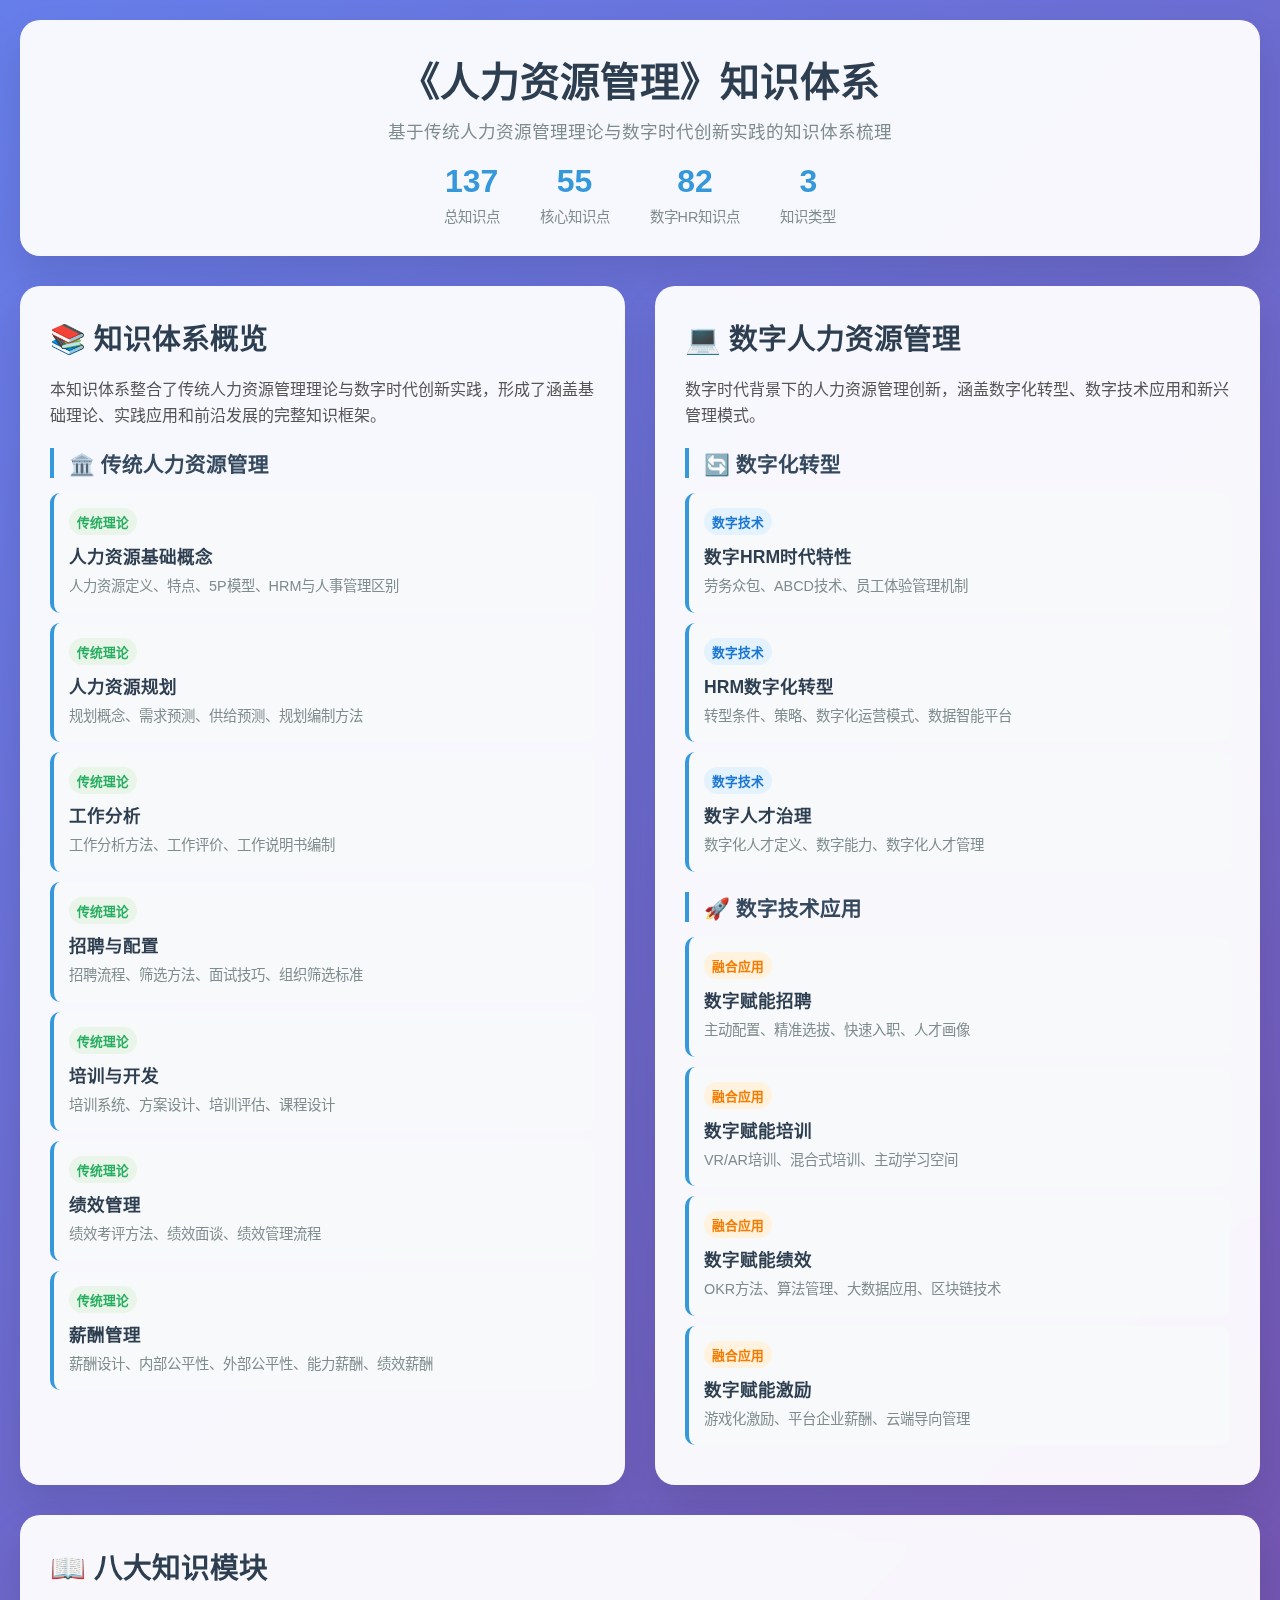
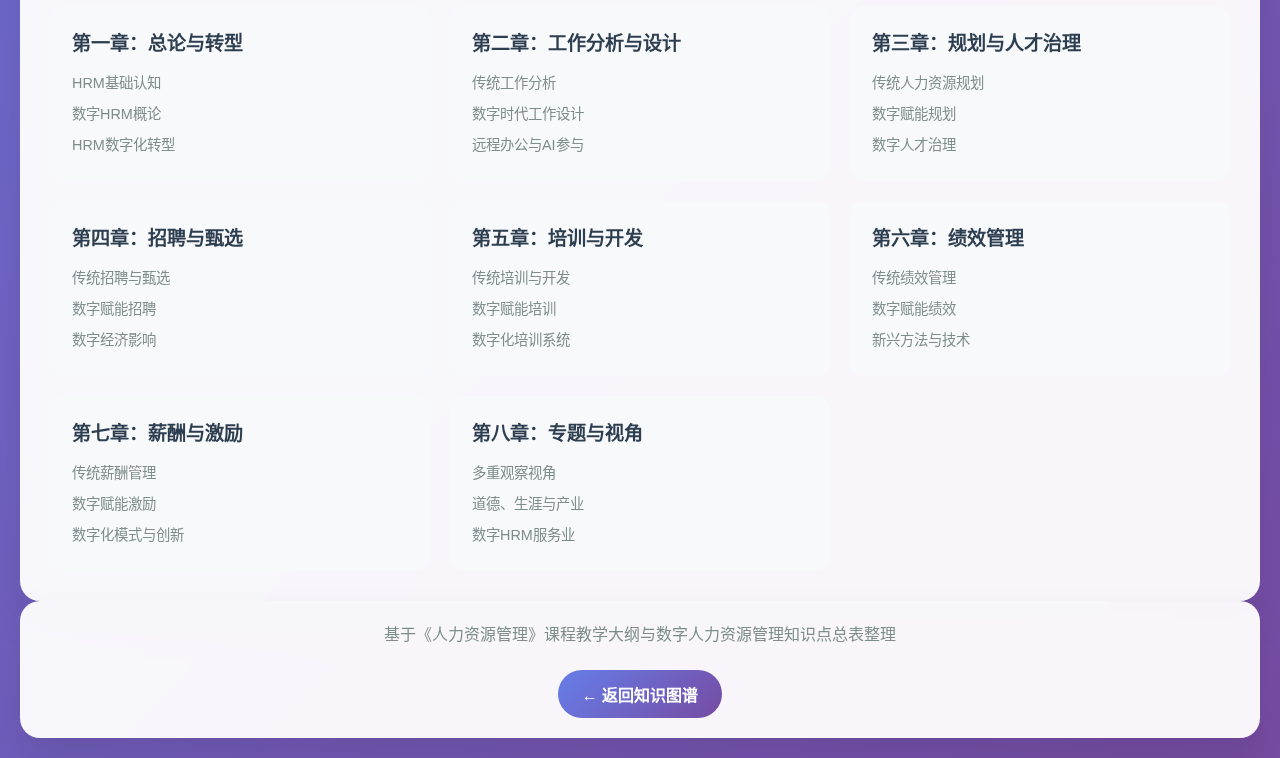
<file: 课件资源/研究报告/knowledge-system.html>
<!DOCTYPE html>
<html lang="zh-CN">
<head>
    <meta charset="UTF-8">
    <meta name="viewport" content="width=device-width, initial-scale=1.0">
    <title>《人力资源管理》知识体系 | 北京物资学院</title>
    <style>
        * {
            margin: 0;
            padding: 0;
            box-sizing: border-box;
        }

        body {
            font-family: 'Microsoft YaHei', 'PingFang SC', sans-serif;
            background: linear-gradient(135deg, #667eea 0%, #764ba2 100%);
            min-height: 100vh;
            color: #333;
        }

        .container {
            max-width: 1400px;
            margin: 0 auto;
            padding: 20px;
        }

        .header {
            background: rgba(255, 255, 255, 0.95);
            backdrop-filter: blur(10px);
            border-radius: 20px;
            padding: 30px;
            margin-bottom: 30px;
            box-shadow: 0 20px 40px rgba(0, 0, 0, 0.1);
            text-align: center;
        }

        .header h1 {
            font-size: 2.5rem;
            color: #2c3e50;
            margin-bottom: 10px;
            font-weight: 700;
        }

        .header p {
            font-size: 1.1rem;
            color: #7f8c8d;
            margin-bottom: 20px;
        }

        .stats {
            display: flex;
            justify-content: center;
            gap: 40px;
            margin-top: 20px;
        }

        .stat-item {
            text-align: center;
        }

        .stat-number {
            font-size: 2rem;
            font-weight: bold;
            color: #3498db;
        }

        .stat-label {
            font-size: 0.9rem;
            color: #7f8c8d;
            margin-top: 5px;
        }

        .content {
            display: grid;
            grid-template-columns: 1fr 1fr;
            gap: 30px;
            margin-bottom: 30px;
        }

        .section {
            background: rgba(255, 255, 255, 0.95);
            backdrop-filter: blur(10px);
            border-radius: 20px;
            padding: 30px;
            box-shadow: 0 20px 40px rgba(0, 0, 0, 0.1);
        }

        .section h2 {
            font-size: 1.8rem;
            color: #2c3e50;
            margin-bottom: 20px;
            display: flex;
            align-items: center;
            gap: 10px;
        }

        .section h3 {
            font-size: 1.3rem;
            color: #34495e;
            margin: 20px 0 15px 0;
            padding-left: 15px;
            border-left: 4px solid #3498db;
        }

        .knowledge-list {
            list-style: none;
        }

        .knowledge-item {
            background: #f8f9fa;
            border-radius: 10px;
            padding: 15px;
            margin-bottom: 10px;
            border-left: 4px solid #3498db;
            transition: all 0.3s ease;
        }

        .knowledge-item:hover {
            transform: translateX(5px);
            box-shadow: 0 5px 15px rgba(0, 0, 0, 0.1);
        }

        .knowledge-item h4 {
            color: #2c3e50;
            margin-bottom: 8px;
            font-size: 1.1rem;
        }

        .knowledge-item p {
            color: #7f8c8d;
            font-size: 0.9rem;
            line-height: 1.5;
        }

        .type-badge {
            display: inline-block;
            padding: 4px 8px;
            border-radius: 15px;
            font-size: 0.8rem;
            font-weight: bold;
            margin-bottom: 8px;
        }

        .type-traditional {
            background: #e8f5e8;
            color: #27ae60;
        }

        .type-digital {
            background: #e3f2fd;
            color: #1976d2;
        }

        .type-fusion {
            background: #fff3e0;
            color: #f57c00;
        }

        .chapter-grid {
            display: grid;
            grid-template-columns: repeat(auto-fit, minmax(300px, 1fr));
            gap: 20px;
            margin-top: 20px;
        }

        .chapter-card {
            background: #f8f9fa;
            border-radius: 15px;
            padding: 20px;
            border: 2px solid transparent;
            transition: all 0.3s ease;
        }

        .chapter-card:hover {
            border-color: #3498db;
            transform: translateY(-2px);
        }

        .chapter-card h4 {
            color: #2c3e50;
            margin-bottom: 10px;
            font-size: 1.2rem;
        }

        .chapter-card ul {
            list-style: none;
            margin-left: 0;
        }

        .chapter-card li {
            padding: 5px 0;
            color: #7f8c8d;
            font-size: 0.9rem;
        }

        .footer {
            background: rgba(255, 255, 255, 0.95);
            backdrop-filter: blur(10px);
            border-radius: 20px;
            padding: 20px;
            text-align: center;
            box-shadow: 0 20px 40px rgba(0, 0, 0, 0.1);
        }

        .back-button {
            display: inline-block;
            padding: 12px 24px;
            background: linear-gradient(135deg, #667eea 0%, #764ba2 100%);
            color: white;
            text-decoration: none;
            border-radius: 25px;
            font-weight: bold;
            transition: all 0.3s ease;
            margin-top: 10px;
        }

        .back-button:hover {
            transform: translateY(-2px);
            box-shadow: 0 10px 20px rgba(0, 0, 0, 0.2);
        }

        @media (max-width: 768px) {
            .content {
                grid-template-columns: 1fr;
            }
            
            .stats {
                flex-direction: column;
                gap: 20px;
            }
            
            .header h1 {
                font-size: 2rem;
            }
        }
    </style>
</head>
<body>
    <div class="container">
        <div class="header">
            <h1>《人力资源管理》知识体系</h1>
            <p>基于传统人力资源管理理论与数字时代创新实践的知识体系梳理</p>
            <div class="stats">
                <div class="stat-item">
                    <div class="stat-number">137</div>
                    <div class="stat-label">总知识点</div>
                </div>
                <div class="stat-item">
                    <div class="stat-number">55</div>
                    <div class="stat-label">核心知识点</div>
                </div>
                <div class="stat-item">
                    <div class="stat-number">82</div>
                    <div class="stat-label">数字HR知识点</div>
                </div>
                <div class="stat-item">
                    <div class="stat-number">3</div>
                    <div class="stat-label">知识类型</div>
                </div>
            </div>
        </div>

        <div class="content">
            <div class="section">
                <h2>📚 知识体系概览</h2>
                <p style="margin-bottom: 20px; line-height: 1.6; color: #555;">
                    本知识体系整合了传统人力资源管理理论与数字时代创新实践，形成了涵盖基础理论、实践应用和前沿发展的完整知识框架。
                </p>
                
                <h3>🏛️ 传统人力资源管理</h3>
                <ul class="knowledge-list">
                    <li class="knowledge-item">
                        <span class="type-badge type-traditional">传统理论</span>
                        <h4>人力资源基础概念</h4>
                        <p>人力资源定义、特点、5P模型、HRM与人事管理区别</p>
                    </li>
                    <li class="knowledge-item">
                        <span class="type-badge type-traditional">传统理论</span>
                        <h4>人力资源规划</h4>
                        <p>规划概念、需求预测、供给预测、规划编制方法</p>
                    </li>
                    <li class="knowledge-item">
                        <span class="type-badge type-traditional">传统理论</span>
                        <h4>工作分析</h4>
                        <p>工作分析方法、工作评价、工作说明书编制</p>
                    </li>
                    <li class="knowledge-item">
                        <span class="type-badge type-traditional">传统理论</span>
                        <h4>招聘与配置</h4>
                        <p>招聘流程、筛选方法、面试技巧、组织筛选标准</p>
                    </li>
                    <li class="knowledge-item">
                        <span class="type-badge type-traditional">传统理论</span>
                        <h4>培训与开发</h4>
                        <p>培训系统、方案设计、培训评估、课程设计</p>
                    </li>
                    <li class="knowledge-item">
                        <span class="type-badge type-traditional">传统理论</span>
                        <h4>绩效管理</h4>
                        <p>绩效考评方法、绩效面谈、绩效管理流程</p>
                    </li>
                    <li class="knowledge-item">
                        <span class="type-badge type-traditional">传统理论</span>
                        <h4>薪酬管理</h4>
                        <p>薪酬设计、内部公平性、外部公平性、能力薪酬、绩效薪酬</p>
                    </li>
                </ul>
            </div>

            <div class="section">
                <h2>💻 数字人力资源管理</h2>
                <p style="margin-bottom: 20px; line-height: 1.6; color: #555;">
                    数字时代背景下的人力资源管理创新，涵盖数字化转型、数字技术应用和新兴管理模式。
                </p>
                
                <h3>🔄 数字化转型</h3>
                <ul class="knowledge-list">
                    <li class="knowledge-item">
                        <span class="type-badge type-digital">数字技术</span>
                        <h4>数字HRM时代特性</h4>
                        <p>劳务众包、ABCD技术、员工体验管理机制</p>
                    </li>
                    <li class="knowledge-item">
                        <span class="type-badge type-digital">数字技术</span>
                        <h4>HRM数字化转型</h4>
                        <p>转型条件、策略、数字化运营模式、数据智能平台</p>
                    </li>
                    <li class="knowledge-item">
                        <span class="type-badge type-digital">数字技术</span>
                        <h4>数字人才治理</h4>
                        <p>数字化人才定义、数字能力、数字化人才管理</p>
                    </li>
                </ul>

                <h3>🚀 数字技术应用</h3>
                <ul class="knowledge-list">
                    <li class="knowledge-item">
                        <span class="type-badge type-fusion">融合应用</span>
                        <h4>数字赋能招聘</h4>
                        <p>主动配置、精准选拔、快速入职、人才画像</p>
                    </li>
                    <li class="knowledge-item">
                        <span class="type-badge type-fusion">融合应用</span>
                        <h4>数字赋能培训</h4>
                        <p>VR/AR培训、混合式培训、主动学习空间</p>
                    </li>
                    <li class="knowledge-item">
                        <span class="type-badge type-fusion">融合应用</span>
                        <h4>数字赋能绩效</h4>
                        <p>OKR方法、算法管理、大数据应用、区块链技术</p>
                    </li>
                    <li class="knowledge-item">
                        <span class="type-badge type-fusion">融合应用</span>
                        <h4>数字赋能激励</h4>
                        <p>游戏化激励、平台企业薪酬、云端导向管理</p>
                    </li>
                </ul>
            </div>
        </div>

        <div class="section">
            <h2>📖 八大知识模块</h2>
            <div class="chapter-grid">
                <div class="chapter-card">
                    <h4>第一章：总论与转型</h4>
                    <ul>
                        <li>HRM基础认知</li>
                        <li>数字HRM概论</li>
                        <li>HRM数字化转型</li>
                    </ul>
                </div>
                <div class="chapter-card">
                    <h4>第二章：工作分析与设计</h4>
                    <ul>
                        <li>传统工作分析</li>
                        <li>数字时代工作设计</li>
                        <li>远程办公与AI参与</li>
                    </ul>
                </div>
                <div class="chapter-card">
                    <h4>第三章：规划与人才治理</h4>
                    <ul>
                        <li>传统人力资源规划</li>
                        <li>数字赋能规划</li>
                        <li>数字人才治理</li>
                    </ul>
                </div>
                <div class="chapter-card">
                    <h4>第四章：招聘与甄选</h4>
                    <ul>
                        <li>传统招聘与甄选</li>
                        <li>数字赋能招聘</li>
                        <li>数字经济影响</li>
                    </ul>
                </div>
                <div class="chapter-card">
                    <h4>第五章：培训与开发</h4>
                    <ul>
                        <li>传统培训与开发</li>
                        <li>数字赋能培训</li>
                        <li>数字化培训系统</li>
                    </ul>
                </div>
                <div class="chapter-card">
                    <h4>第六章：绩效管理</h4>
                    <ul>
                        <li>传统绩效管理</li>
                        <li>数字赋能绩效</li>
                        <li>新兴方法与技术</li>
                    </ul>
                </div>
                <div class="chapter-card">
                    <h4>第七章：薪酬与激励</h4>
                    <ul>
                        <li>传统薪酬管理</li>
                        <li>数字赋能激励</li>
                        <li>数字化模式与创新</li>
                    </ul>
                </div>
                <div class="chapter-card">
                    <h4>第八章：专题与视角</h4>
                    <ul>
                        <li>多重观察视角</li>
                        <li>道德、生涯与产业</li>
                        <li>数字HRM服务业</li>
                    </ul>
                </div>
            </div>
        </div>

        <div class="footer">
            <p style="color: #7f8c8d; margin-bottom: 15px;">
                基于《人力资源管理》课程教学大纲与数字人力资源管理知识点总表整理
            </p>
            <a href="/know/" class="back-button">← 返回知识图谱</a>
        </div>
    </div>
</body>
</html>
</file>
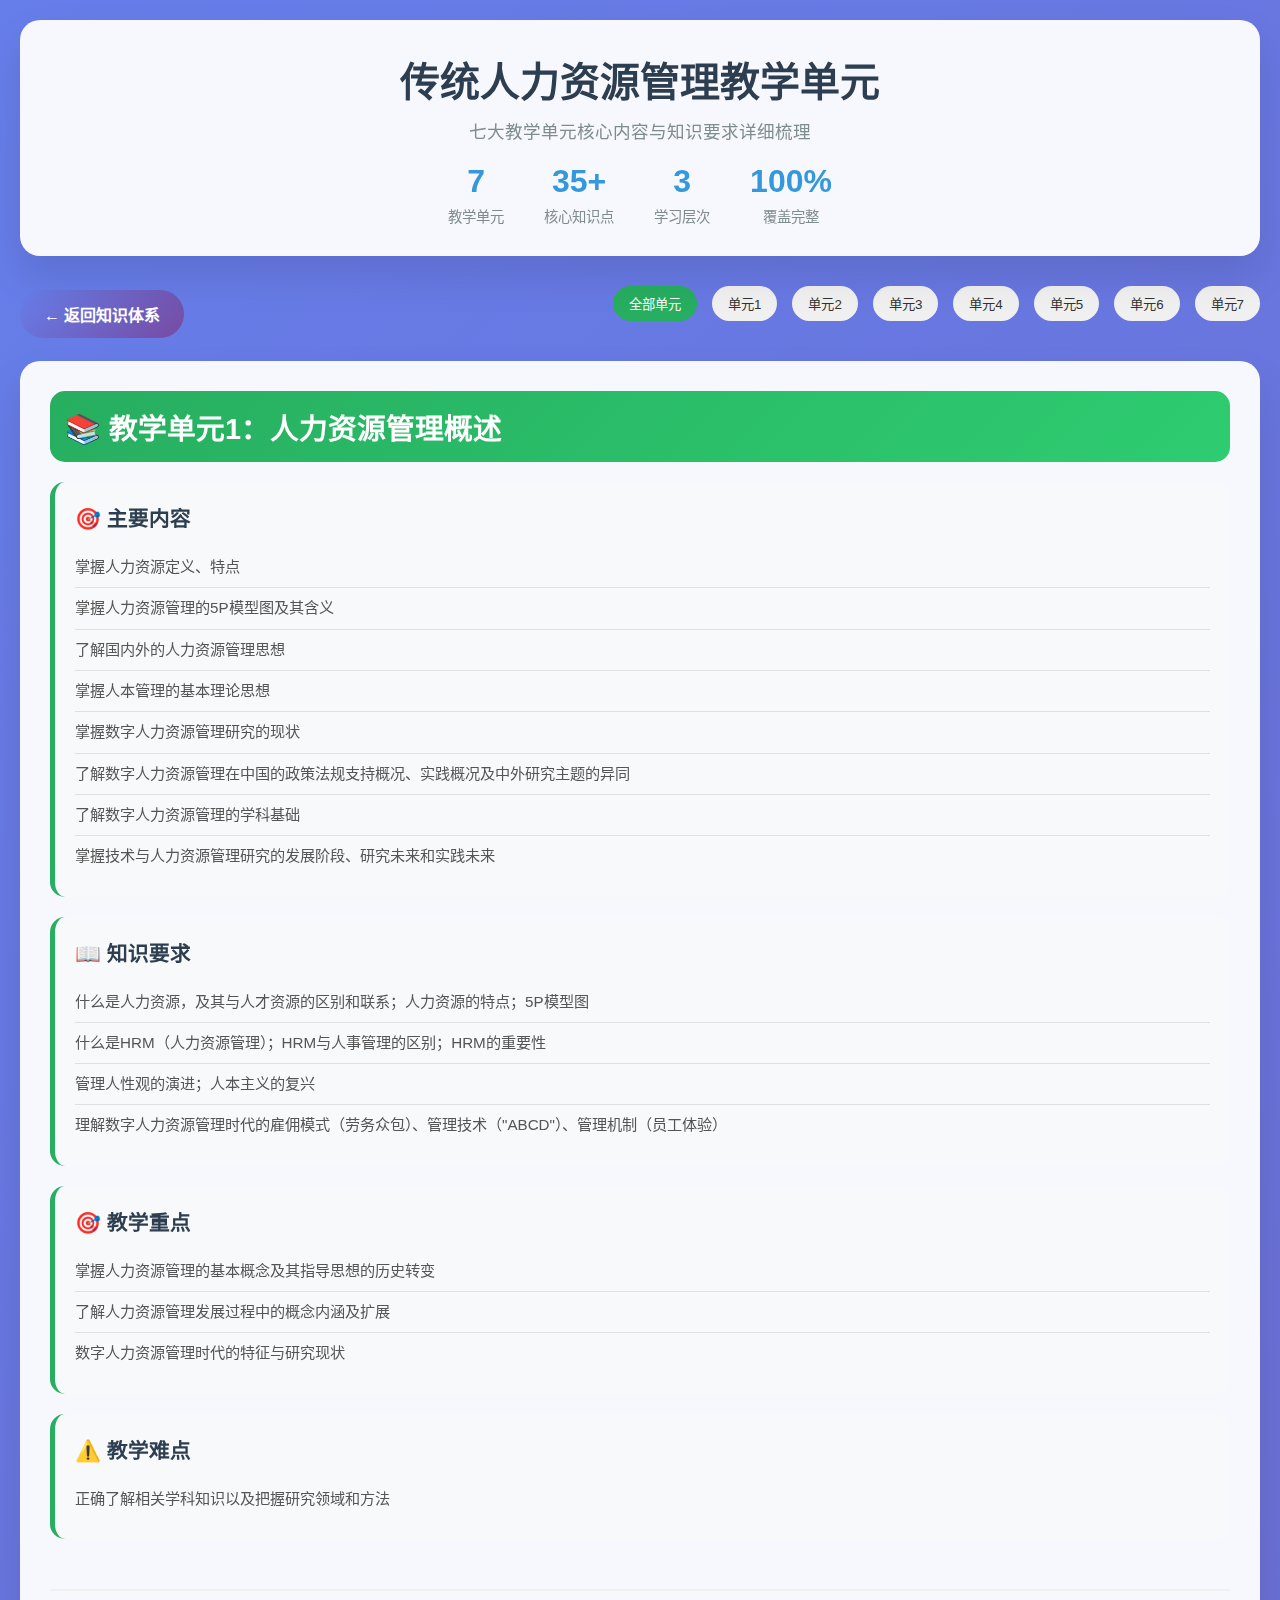
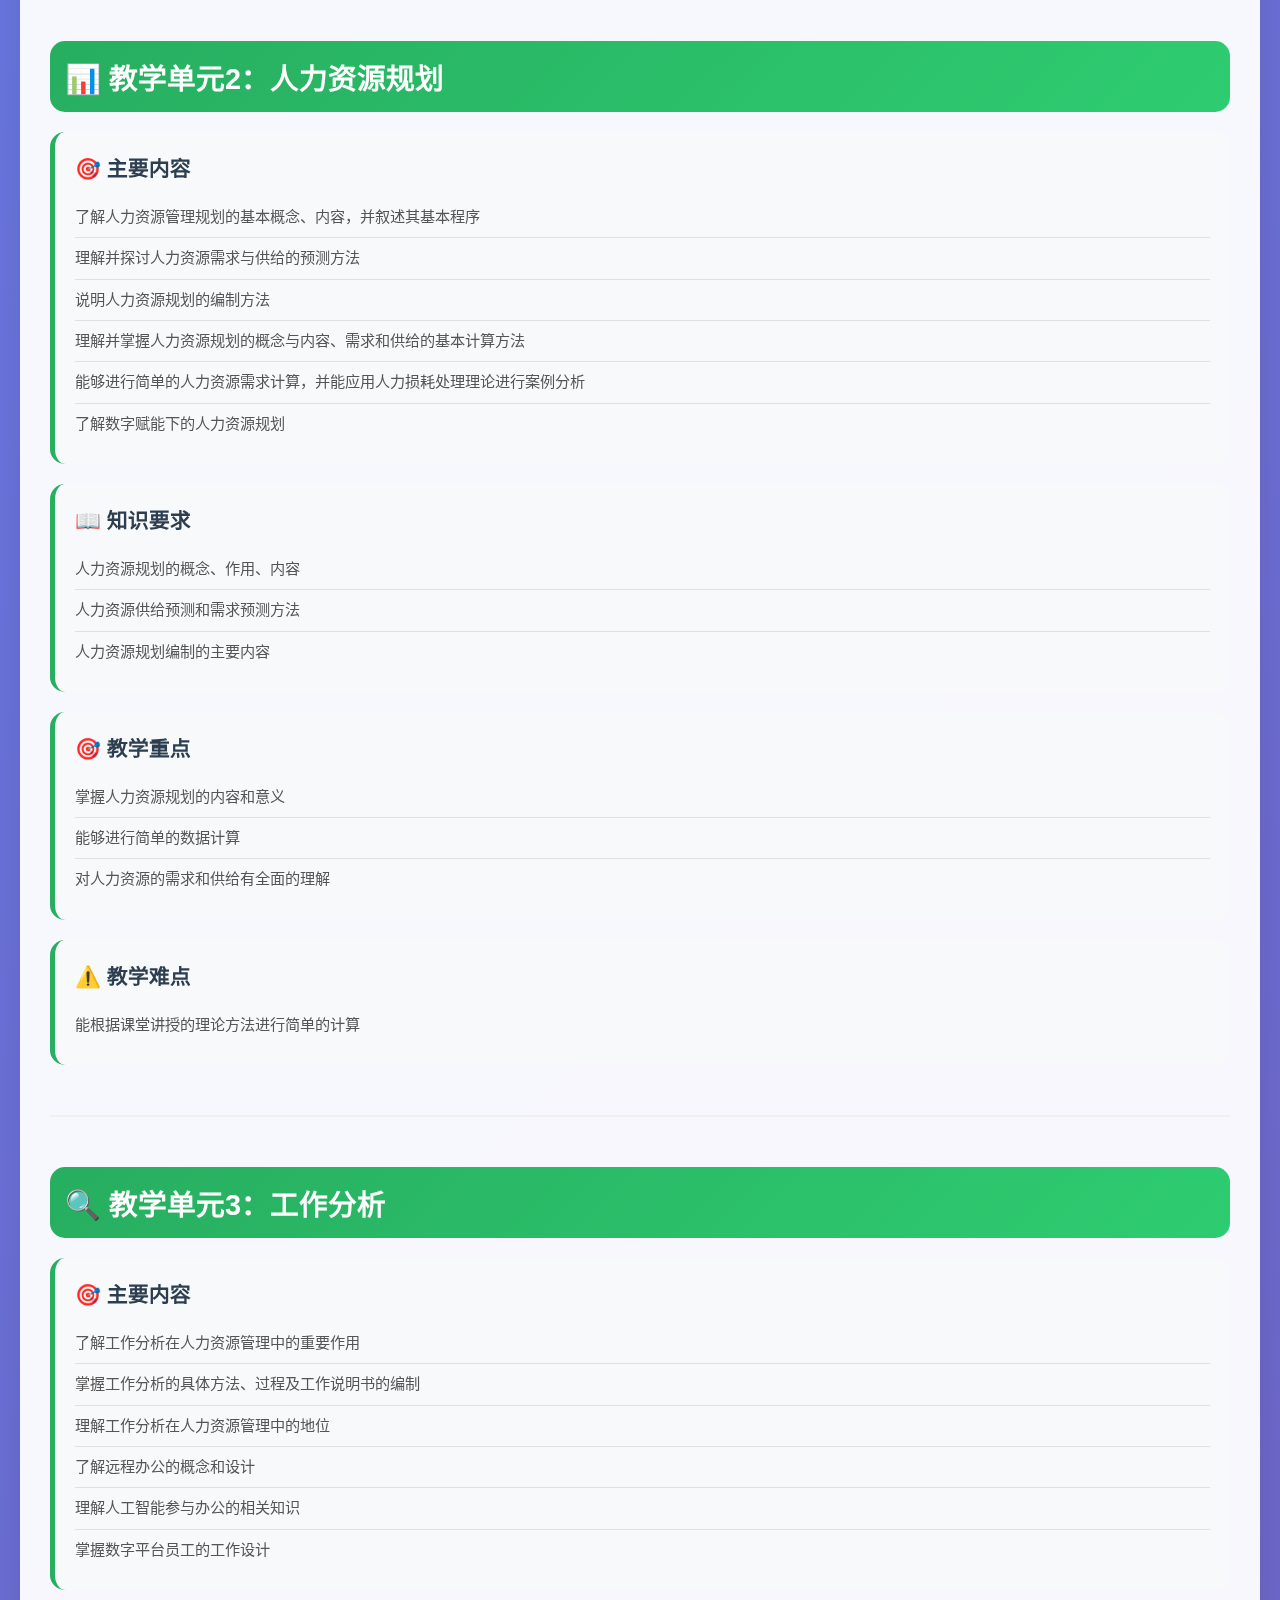
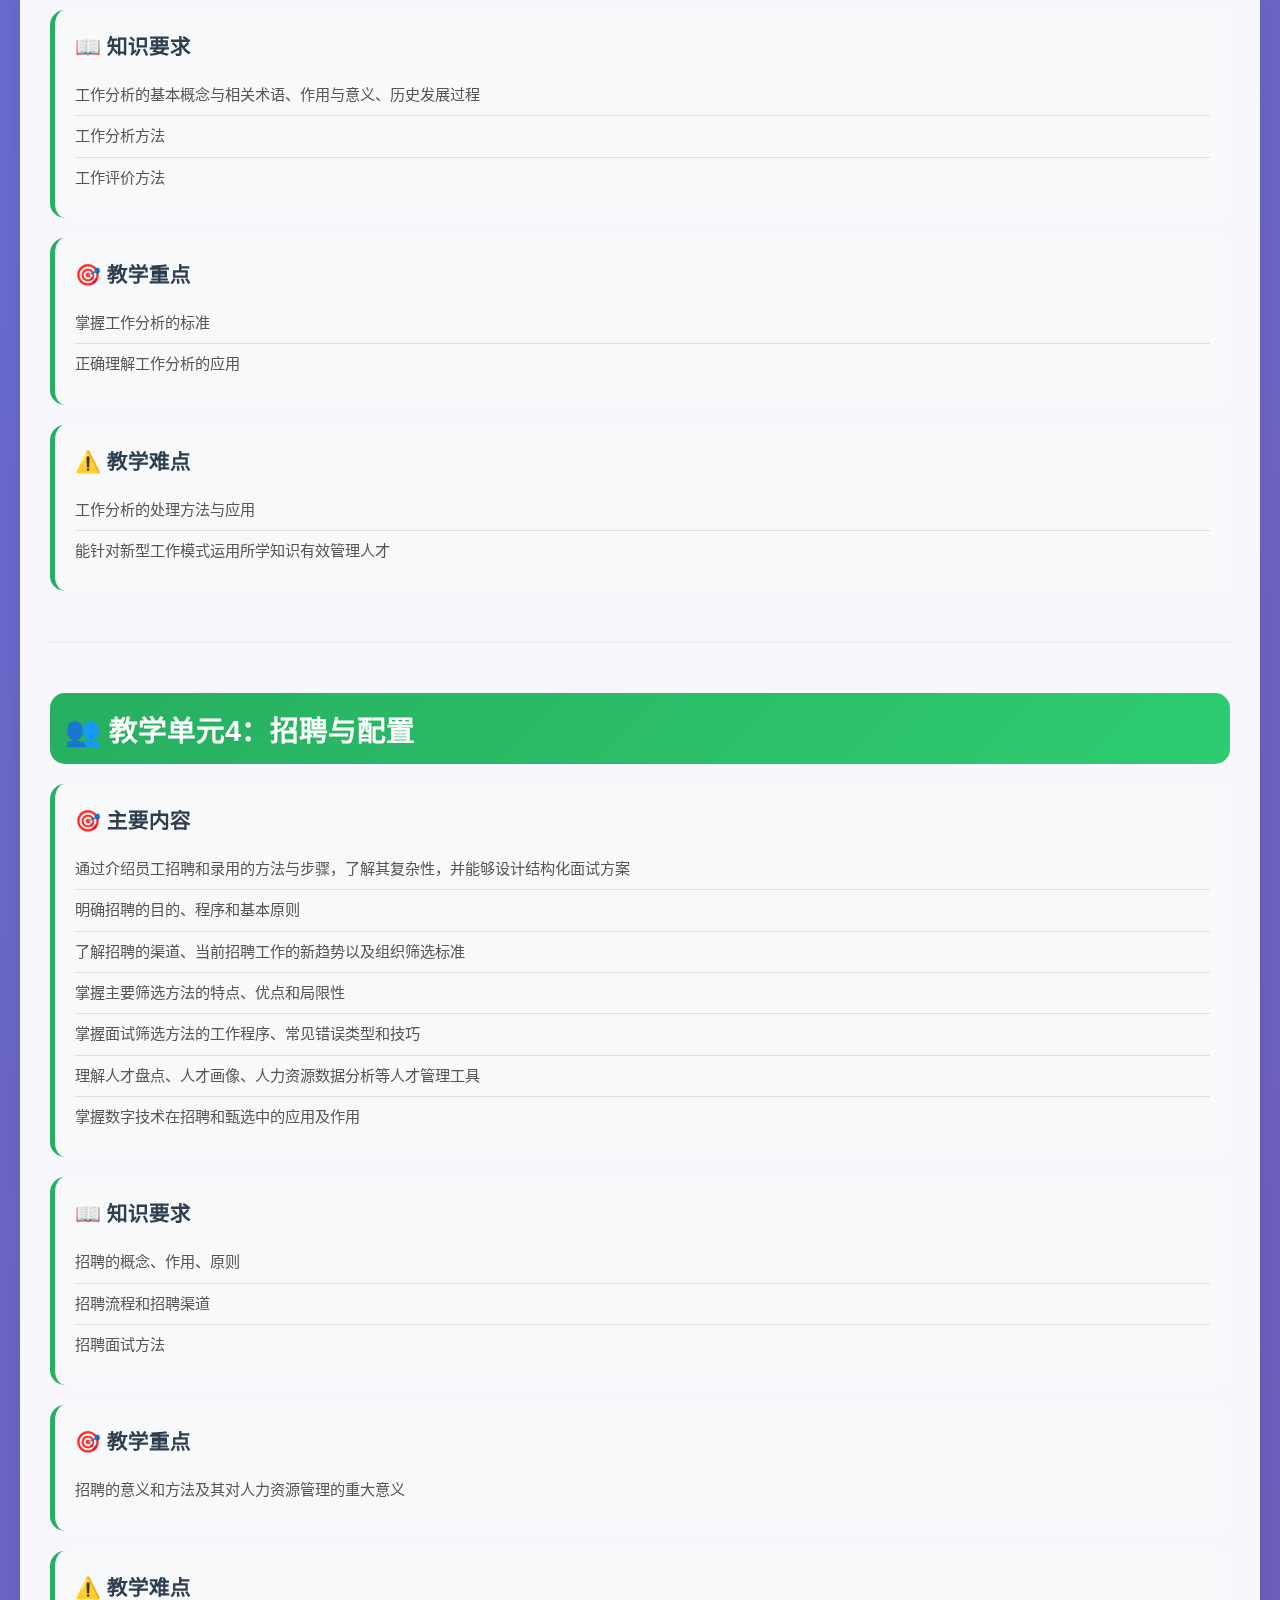
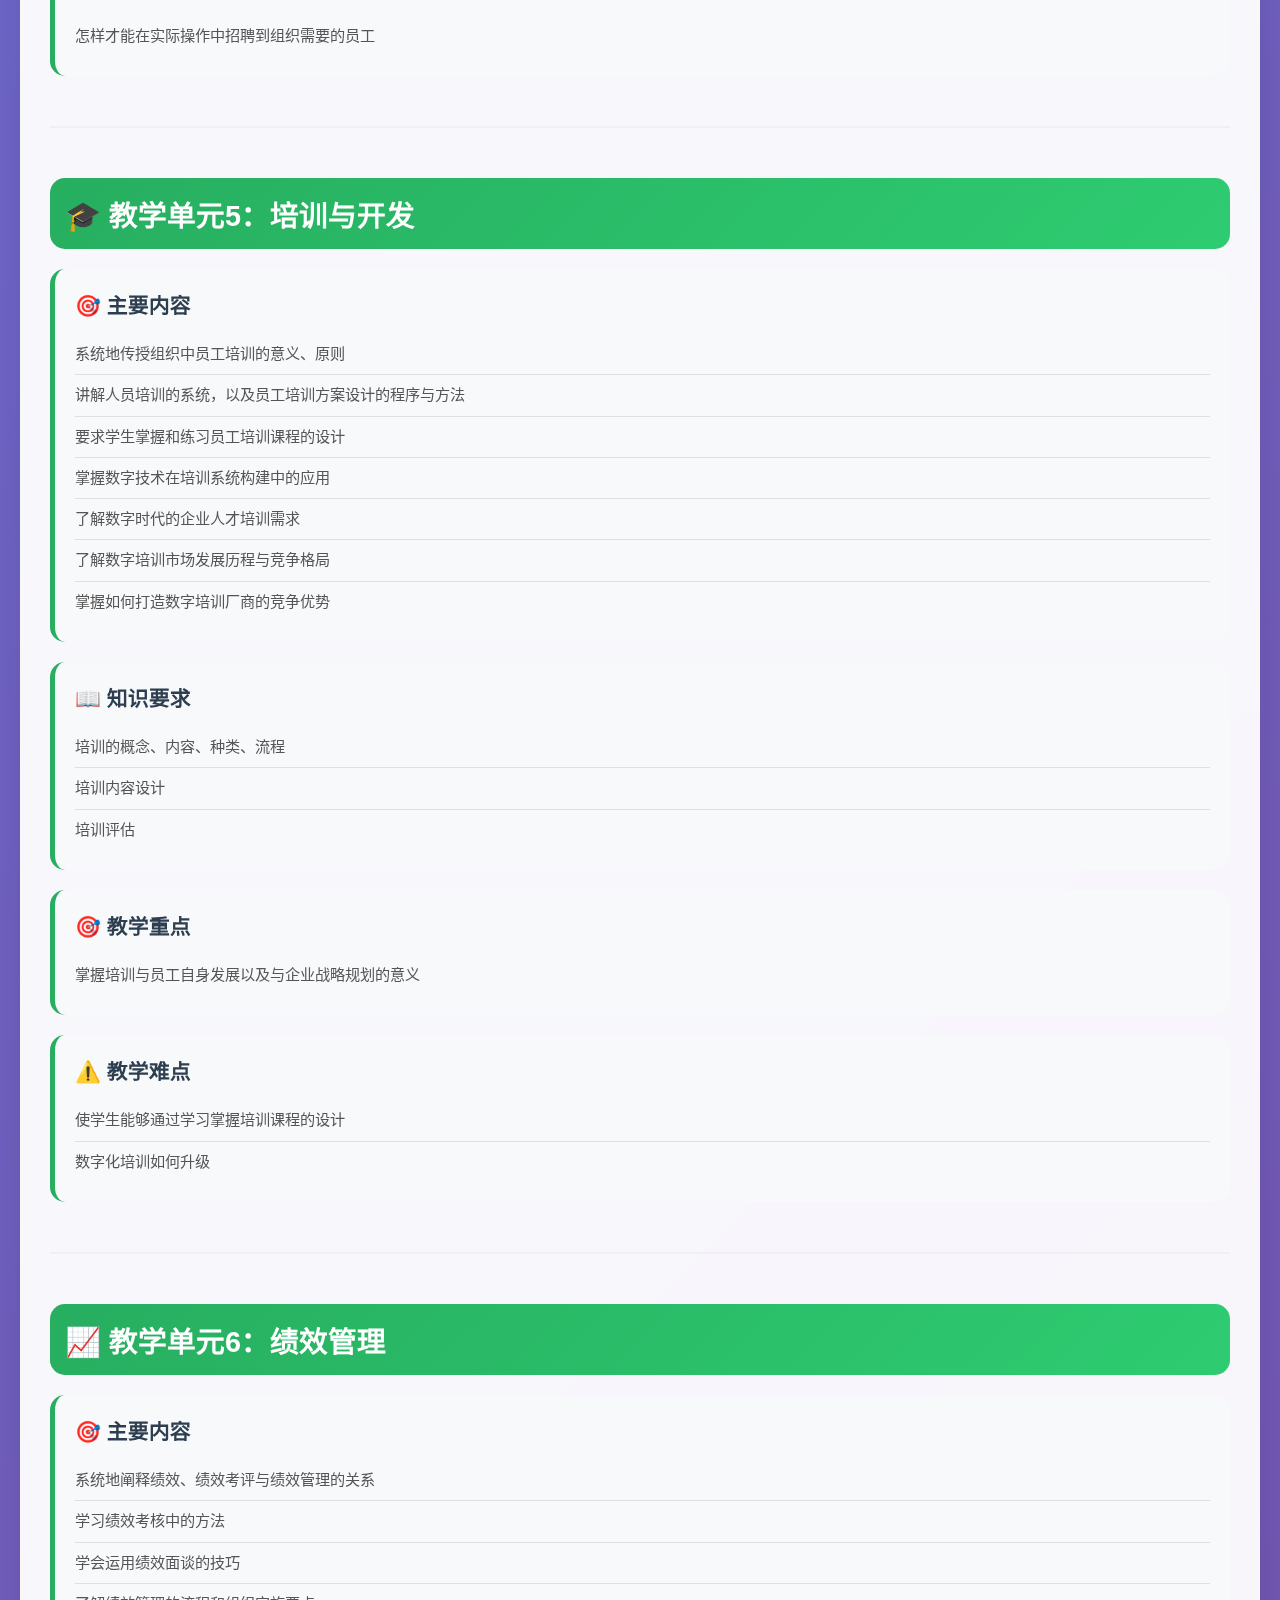
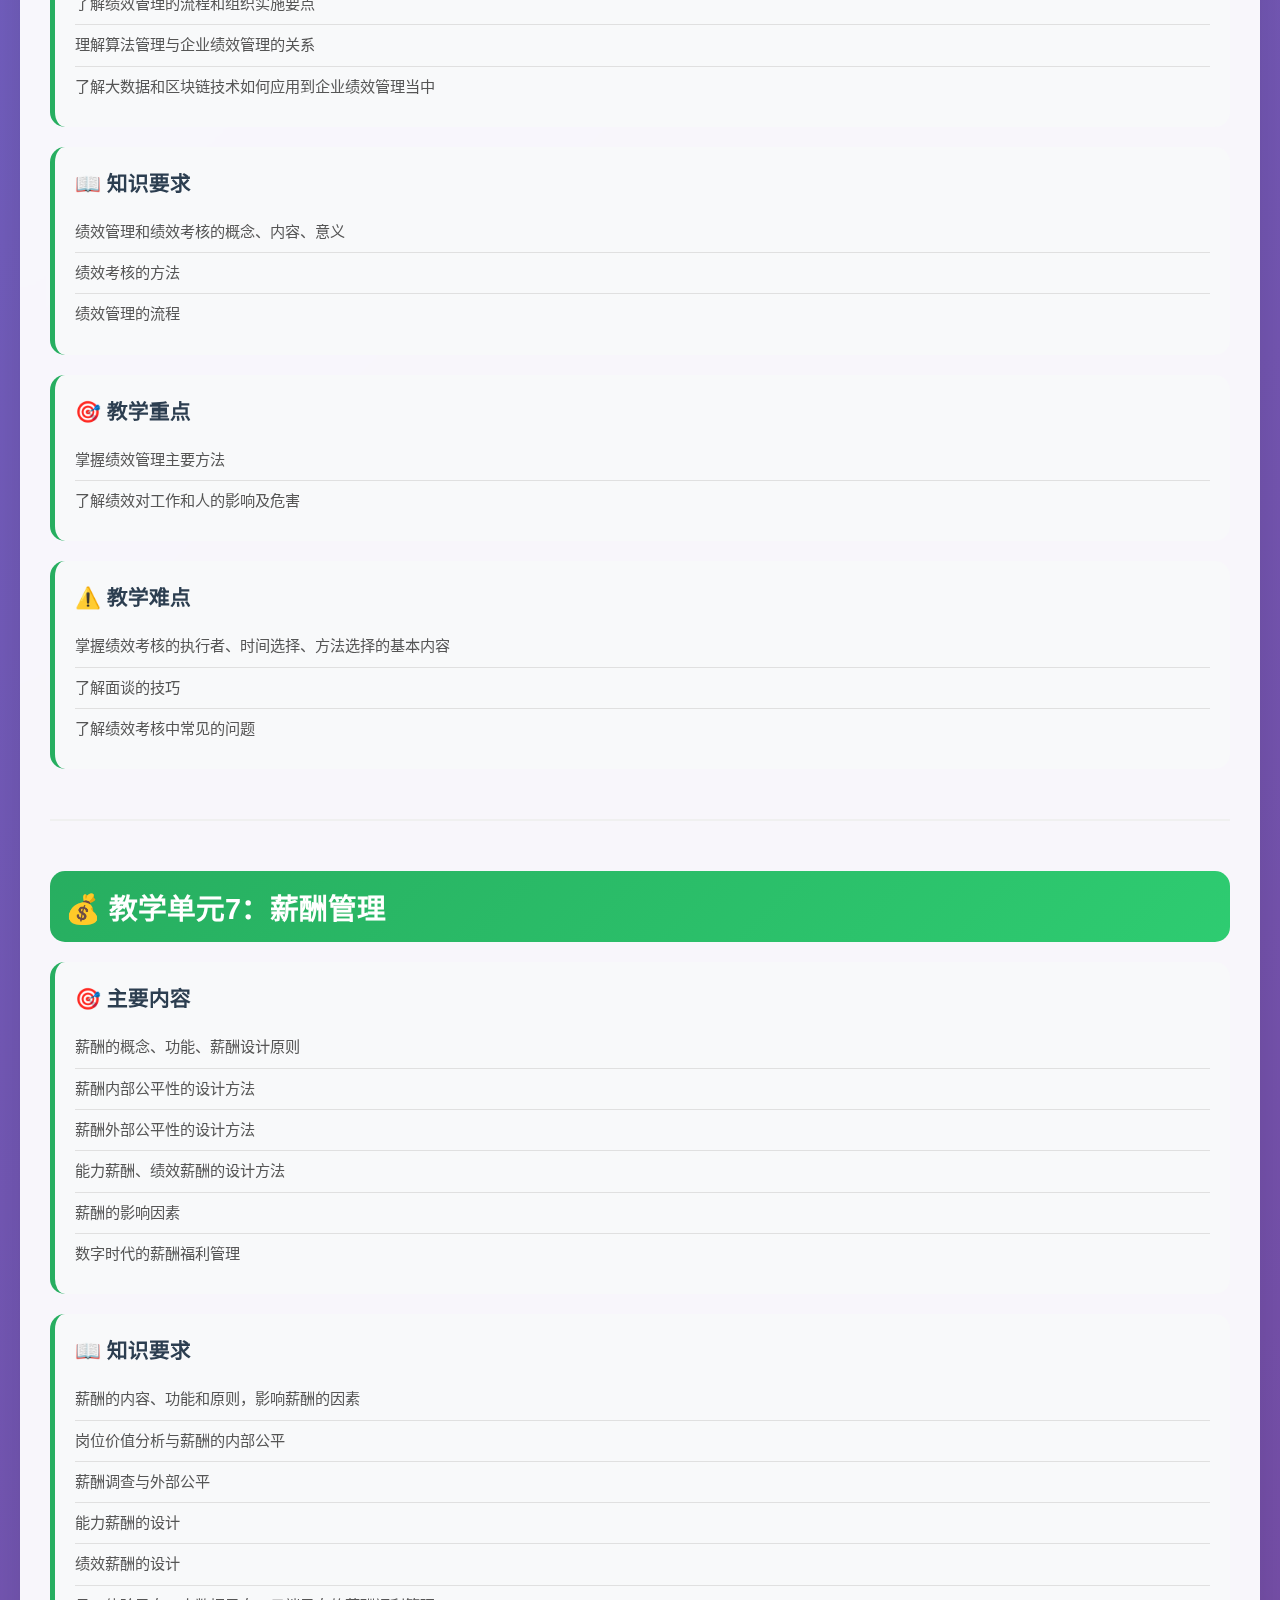
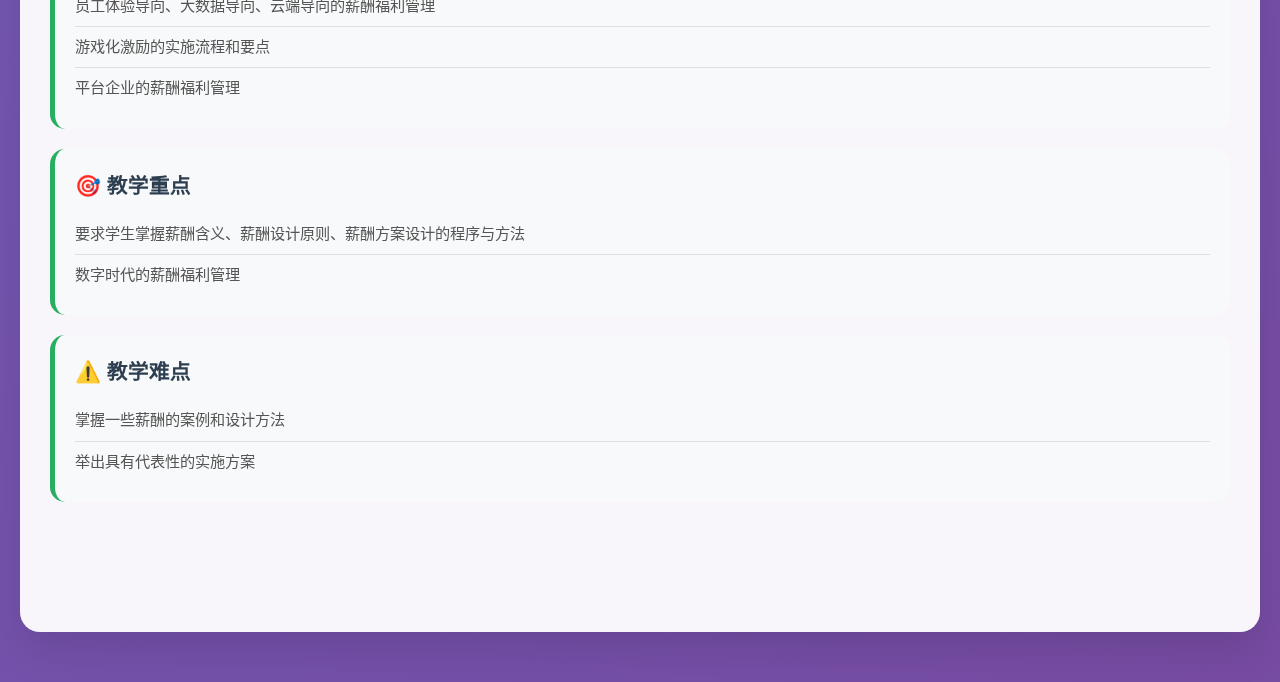
<file: 课件资源/研究报告/traditional-knowledge.html>
<!DOCTYPE html>
<html lang="zh-CN">
<head>
    <meta charset="UTF-8">
    <meta name="viewport" content="width=device-width, initial-scale=1.0">
    <title>传统人力资源管理教学单元 | 北京物资学院</title>
    <style>
        * {
            margin: 0;
            padding: 0;
            box-sizing: border-box;
        }

        body {
            font-family: 'Microsoft YaHei', 'PingFang SC', sans-serif;
            background: linear-gradient(135deg, #667eea 0%, #764ba2 100%);
            min-height: 100vh;
            color: #333;
        }

        .container {
            max-width: 1400px;
            margin: 0 auto;
            padding: 20px;
        }

        .header {
            background: rgba(255, 255, 255, 0.95);
            backdrop-filter: blur(10px);
            border-radius: 20px;
            padding: 30px;
            margin-bottom: 30px;
            box-shadow: 0 20px 40px rgba(0, 0, 0, 0.1);
            text-align: center;
        }

        .header h1 {
            font-size: 2.5rem;
            color: #2c3e50;
            margin-bottom: 10px;
            font-weight: 700;
        }

        .header p {
            font-size: 1.1rem;
            color: #7f8c8d;
            margin-bottom: 20px;
        }

        .stats {
            display: flex;
            justify-content: center;
            gap: 40px;
            margin-top: 20px;
        }

        .stat-item {
            text-align: center;
        }

        .stat-number {
            font-size: 2rem;
            font-weight: bold;
            color: #3498db;
        }

        .stat-label {
            font-size: 0.9rem;
            color: #7f8c8d;
            margin-top: 5px;
        }

        .content {
            background: rgba(255, 255, 255, 0.95);
            backdrop-filter: blur(10px);
            border-radius: 20px;
            padding: 30px;
            box-shadow: 0 20px 40px rgba(0, 0, 0, 0.1);
            margin-bottom: 30px;
        }

        .unit {
            margin-bottom: 50px;
            border-bottom: 2px solid #f0f0f0;
            padding-bottom: 30px;
        }

        .unit:last-child {
            border-bottom: none;
        }

        .unit h2 {
            font-size: 1.8rem;
            color: #2c3e50;
            margin-bottom: 20px;
            display: flex;
            align-items: center;
            gap: 10px;
            padding: 15px;
            background: linear-gradient(135deg, #27ae60 0%, #2ecc71 100%);
            color: white;
            border-radius: 15px;
        }

        .section {
            background: #f8f9fa;
            border-radius: 15px;
            padding: 20px;
            margin-bottom: 20px;
            border-left: 5px solid #27ae60;
            transition: all 0.3s ease;
        }

        .section:hover {
            transform: translateX(5px);
            box-shadow: 0 10px 25px rgba(0, 0, 0, 0.1);
        }

        .section h3 {
            font-size: 1.3rem;
            color: #2c3e50;
            margin-bottom: 15px;
            display: flex;
            align-items: center;
            gap: 8px;
        }

        .section-content {
            color: #7f8c8d;
            font-size: 0.95rem;
            line-height: 1.6;
        }

        .knowledge-list {
            list-style: none;
            margin-top: 15px;
        }

        .knowledge-list li {
            padding: 8px 0;
            border-bottom: 1px solid #e0e0e0;
            color: #555;
        }

        .knowledge-list li:last-child {
            border-bottom: none;
        }

        .navigation {
            display: flex;
            justify-content: space-between;
            align-items: center;
            margin-bottom: 20px;
        }

        .nav-button {
            display: inline-block;
            padding: 12px 24px;
            background: linear-gradient(135deg, #667eea 0%, #764ba2 100%);
            color: white;
            text-decoration: none;
            border-radius: 25px;
            font-weight: bold;
            transition: all 0.3s ease;
        }

        .nav-button:hover {
            transform: translateY(-2px);
            box-shadow: 0 10px 20px rgba(0, 0, 0, 0.2);
        }

        .filter-controls {
            display: flex;
            gap: 15px;
            margin-bottom: 20px;
            flex-wrap: wrap;
        }

        .filter-button {
            padding: 8px 16px;
            border: none;
            border-radius: 20px;
            background: #f0f0f0;
            color: #333;
            cursor: pointer;
            transition: all 0.3s ease;
        }

        .filter-button.active {
            background: #27ae60;
            color: white;
        }

        @media (max-width: 768px) {
            .stats {
                flex-direction: column;
                gap: 20px;
            }
            
            .header h1 {
                font-size: 2rem;
            }
            
            .navigation {
                flex-direction: column;
                gap: 15px;
            }
        }
    </style>
</head>
<body>
    <div class="container">
        <div class="header">
            <h1>传统人力资源管理教学单元</h1>
            <p>七大教学单元核心内容与知识要求详细梳理</p>
            <div class="stats">
                <div class="stat-item">
                    <div class="stat-number">7</div>
                    <div class="stat-label">教学单元</div>
                </div>
                <div class="stat-item">
                    <div class="stat-number">35+</div>
                    <div class="stat-label">核心知识点</div>
                </div>
                <div class="stat-item">
                    <div class="stat-number">3</div>
                    <div class="stat-label">学习层次</div>
                </div>
                <div class="stat-item">
                    <div class="stat-number">100%</div>
                    <div class="stat-label">覆盖完整</div>
                </div>
            </div>
        </div>

        <div class="navigation">
            <a href="../../knowledge-system.html" class="nav-button">← 返回知识体系</a>
            <div class="filter-controls">
                <button class="filter-button active" onclick="filterByUnit('all')">全部单元</button>
                <button class="filter-button" onclick="filterByUnit('unit1')">单元1</button>
                <button class="filter-button" onclick="filterByUnit('unit2')">单元2</button>
                <button class="filter-button" onclick="filterByUnit('unit3')">单元3</button>
                <button class="filter-button" onclick="filterByUnit('unit4')">单元4</button>
                <button class="filter-button" onclick="filterByUnit('unit5')">单元5</button>
                <button class="filter-button" onclick="filterByUnit('unit6')">单元6</button>
                <button class="filter-button" onclick="filterByUnit('unit7')">单元7</button>
            </div>
        </div>

        <div class="content">
            <div class="unit" data-unit="unit1">
                <h2>📚 教学单元1：人力资源管理概述</h2>
                
                <div class="section">
                    <h3>🎯 主要内容</h3>
                    <div class="section-content">
                        <ul class="knowledge-list">
                            <li>掌握人力资源定义、特点</li>
                            <li>掌握人力资源管理的5P模型图及其含义</li>
                            <li>了解国内外的人力资源管理思想</li>
                            <li>掌握人本管理的基本理论思想</li>
                            <li>掌握数字人力资源管理研究的现状</li>
                            <li>了解数字人力资源管理在中国的政策法规支持概况、实践概况及中外研究主题的异同</li>
                            <li>了解数字人力资源管理的学科基础</li>
                            <li>掌握技术与人力资源管理研究的发展阶段、研究未来和实践未来</li>
                        </ul>
                    </div>
                </div>

                <div class="section">
                    <h3>📖 知识要求</h3>
                    <div class="section-content">
                        <ul class="knowledge-list">
                            <li>什么是人力资源，及其与人才资源的区别和联系；人力资源的特点；5P模型图</li>
                            <li>什么是HRM（人力资源管理）；HRM与人事管理的区别；HRM的重要性</li>
                            <li>管理人性观的演进；人本主义的复兴</li>
                            <li>理解数字人力资源管理时代的雇佣模式（劳务众包）、管理技术（"ABCD"）、管理机制（员工体验）</li>
                        </ul>
                    </div>
                </div>

                <div class="section">
                    <h3>🎯 教学重点</h3>
                    <div class="section-content">
                        <ul class="knowledge-list">
                            <li>掌握人力资源管理的基本概念及其指导思想的历史转变</li>
                            <li>了解人力资源管理发展过程中的概念内涵及扩展</li>
                            <li>数字人力资源管理时代的特征与研究现状</li>
                        </ul>
                    </div>
                </div>

                <div class="section">
                    <h3>⚠️ 教学难点</h3>
                    <div class="section-content">
                        <ul class="knowledge-list">
                            <li>正确了解相关学科知识以及把握研究领域和方法</li>
                        </ul>
                    </div>
                </div>
            </div>

            <div class="unit" data-unit="unit2">
                <h2>📊 教学单元2：人力资源规划</h2>
                
                <div class="section">
                    <h3>🎯 主要内容</h3>
                    <div class="section-content">
                        <ul class="knowledge-list">
                            <li>了解人力资源管理规划的基本概念、内容，并叙述其基本程序</li>
                            <li>理解并探讨人力资源需求与供给的预测方法</li>
                            <li>说明人力资源规划的编制方法</li>
                            <li>理解并掌握人力资源规划的概念与内容、需求和供给的基本计算方法</li>
                            <li>能够进行简单的人力资源需求计算，并能应用人力损耗处理理论进行案例分析</li>
                            <li>了解数字赋能下的人力资源规划</li>
                        </ul>
                    </div>
                </div>

                <div class="section">
                    <h3>📖 知识要求</h3>
                    <div class="section-content">
                        <ul class="knowledge-list">
                            <li>人力资源规划的概念、作用、内容</li>
                            <li>人力资源供给预测和需求预测方法</li>
                            <li>人力资源规划编制的主要内容</li>
                        </ul>
                    </div>
                </div>

                <div class="section">
                    <h3>🎯 教学重点</h3>
                    <div class="section-content">
                        <ul class="knowledge-list">
                            <li>掌握人力资源规划的内容和意义</li>
                            <li>能够进行简单的数据计算</li>
                            <li>对人力资源的需求和供给有全面的理解</li>
                        </ul>
                    </div>
                </div>

                <div class="section">
                    <h3>⚠️ 教学难点</h3>
                    <div class="section-content">
                        <ul class="knowledge-list">
                            <li>能根据课堂讲授的理论方法进行简单的计算</li>
                        </ul>
                    </div>
                </div>
            </div>

            <div class="unit" data-unit="unit3">
                <h2>🔍 教学单元3：工作分析</h2>
                
                <div class="section">
                    <h3>🎯 主要内容</h3>
                    <div class="section-content">
                        <ul class="knowledge-list">
                            <li>了解工作分析在人力资源管理中的重要作用</li>
                            <li>掌握工作分析的具体方法、过程及工作说明书的编制</li>
                            <li>理解工作分析在人力资源管理中的地位</li>
                            <li>了解远程办公的概念和设计</li>
                            <li>理解人工智能参与办公的相关知识</li>
                            <li>掌握数字平台员工的工作设计</li>
                        </ul>
                    </div>
                </div>

                <div class="section">
                    <h3>📖 知识要求</h3>
                    <div class="section-content">
                        <ul class="knowledge-list">
                            <li>工作分析的基本概念与相关术语、作用与意义、历史发展过程</li>
                            <li>工作分析方法</li>
                            <li>工作评价方法</li>
                        </ul>
                    </div>
                </div>

                <div class="section">
                    <h3>🎯 教学重点</h3>
                    <div class="section-content">
                        <ul class="knowledge-list">
                            <li>掌握工作分析的标准</li>
                            <li>正确理解工作分析的应用</li>
                        </ul>
                    </div>
                </div>

                <div class="section">
                    <h3>⚠️ 教学难点</h3>
                    <div class="section-content">
                        <ul class="knowledge-list">
                            <li>工作分析的处理方法与应用</li>
                            <li>能针对新型工作模式运用所学知识有效管理人才</li>
                        </ul>
                    </div>
                </div>
            </div>

            <div class="unit" data-unit="unit4">
                <h2>👥 教学单元4：招聘与配置</h2>
                
                <div class="section">
                    <h3>🎯 主要内容</h3>
                    <div class="section-content">
                        <ul class="knowledge-list">
                            <li>通过介绍员工招聘和录用的方法与步骤，了解其复杂性，并能够设计结构化面试方案</li>
                            <li>明确招聘的目的、程序和基本原则</li>
                            <li>了解招聘的渠道、当前招聘工作的新趋势以及组织筛选标准</li>
                            <li>掌握主要筛选方法的特点、优点和局限性</li>
                            <li>掌握面试筛选方法的工作程序、常见错误类型和技巧</li>
                            <li>理解人才盘点、人才画像、人力资源数据分析等人才管理工具</li>
                            <li>掌握数字技术在招聘和甄选中的应用及作用</li>
                        </ul>
                    </div>
                </div>

                <div class="section">
                    <h3>📖 知识要求</h3>
                    <div class="section-content">
                        <ul class="knowledge-list">
                            <li>招聘的概念、作用、原则</li>
                            <li>招聘流程和招聘渠道</li>
                            <li>招聘面试方法</li>
                        </ul>
                    </div>
                </div>

                <div class="section">
                    <h3>🎯 教学重点</h3>
                    <div class="section-content">
                        <ul class="knowledge-list">
                            <li>招聘的意义和方法及其对人力资源管理的重大意义</li>
                        </ul>
                    </div>
                </div>

                <div class="section">
                    <h3>⚠️ 教学难点</h3>
                    <div class="section-content">
                        <ul class="knowledge-list">
                            <li>怎样才能在实际操作中招聘到组织需要的员工</li>
                        </ul>
                    </div>
                </div>
            </div>

            <div class="unit" data-unit="unit5">
                <h2>🎓 教学单元5：培训与开发</h2>
                
                <div class="section">
                    <h3>🎯 主要内容</h3>
                    <div class="section-content">
                        <ul class="knowledge-list">
                            <li>系统地传授组织中员工培训的意义、原则</li>
                            <li>讲解人员培训的系统，以及员工培训方案设计的程序与方法</li>
                            <li>要求学生掌握和练习员工培训课程的设计</li>
                            <li>掌握数字技术在培训系统构建中的应用</li>
                            <li>了解数字时代的企业人才培训需求</li>
                            <li>了解数字培训市场发展历程与竞争格局</li>
                            <li>掌握如何打造数字培训厂商的竞争优势</li>
                        </ul>
                    </div>
                </div>

                <div class="section">
                    <h3>📖 知识要求</h3>
                    <div class="section-content">
                        <ul class="knowledge-list">
                            <li>培训的概念、内容、种类、流程</li>
                            <li>培训内容设计</li>
                            <li>培训评估</li>
                        </ul>
                    </div>
                </div>

                <div class="section">
                    <h3>🎯 教学重点</h3>
                    <div class="section-content">
                        <ul class="knowledge-list">
                            <li>掌握培训与员工自身发展以及与企业战略规划的意义</li>
                        </ul>
                    </div>
                </div>

                <div class="section">
                    <h3>⚠️ 教学难点</h3>
                    <div class="section-content">
                        <ul class="knowledge-list">
                            <li>使学生能够通过学习掌握培训课程的设计</li>
                            <li>数字化培训如何升级</li>
                        </ul>
                    </div>
                </div>
            </div>

            <div class="unit" data-unit="unit6">
                <h2>📈 教学单元6：绩效管理</h2>
                
                <div class="section">
                    <h3>🎯 主要内容</h3>
                    <div class="section-content">
                        <ul class="knowledge-list">
                            <li>系统地阐释绩效、绩效考评与绩效管理的关系</li>
                            <li>学习绩效考核中的方法</li>
                            <li>学会运用绩效面谈的技巧</li>
                            <li>了解绩效管理的流程和组织实施要点</li>
                            <li>理解算法管理与企业绩效管理的关系</li>
                            <li>了解大数据和区块链技术如何应用到企业绩效管理当中</li>
                        </ul>
                    </div>
                </div>

                <div class="section">
                    <h3>📖 知识要求</h3>
                    <div class="section-content">
                        <ul class="knowledge-list">
                            <li>绩效管理和绩效考核的概念、内容、意义</li>
                            <li>绩效考核的方法</li>
                            <li>绩效管理的流程</li>
                        </ul>
                    </div>
                </div>

                <div class="section">
                    <h3>🎯 教学重点</h3>
                    <div class="section-content">
                        <ul class="knowledge-list">
                            <li>掌握绩效管理主要方法</li>
                            <li>了解绩效对工作和人的影响及危害</li>
                        </ul>
                    </div>
                </div>

                <div class="section">
                    <h3>⚠️ 教学难点</h3>
                    <div class="section-content">
                        <ul class="knowledge-list">
                            <li>掌握绩效考核的执行者、时间选择、方法选择的基本内容</li>
                            <li>了解面谈的技巧</li>
                            <li>了解绩效考核中常见的问题</li>
                        </ul>
                    </div>
                </div>
            </div>

            <div class="unit" data-unit="unit7">
                <h2>💰 教学单元7：薪酬管理</h2>
                
                <div class="section">
                    <h3>🎯 主要内容</h3>
                    <div class="section-content">
                        <ul class="knowledge-list">
                            <li>薪酬的概念、功能、薪酬设计原则</li>
                            <li>薪酬内部公平性的设计方法</li>
                            <li>薪酬外部公平性的设计方法</li>
                            <li>能力薪酬、绩效薪酬的设计方法</li>
                            <li>薪酬的影响因素</li>
                            <li>数字时代的薪酬福利管理</li>
                        </ul>
                    </div>
                </div>

                <div class="section">
                    <h3>📖 知识要求</h3>
                    <div class="section-content">
                        <ul class="knowledge-list">
                            <li>薪酬的内容、功能和原则，影响薪酬的因素</li>
                            <li>岗位价值分析与薪酬的内部公平</li>
                            <li>薪酬调查与外部公平</li>
                            <li>能力薪酬的设计</li>
                            <li>绩效薪酬的设计</li>
                            <li>员工体验导向、大数据导向、云端导向的薪酬福利管理</li>
                            <li>游戏化激励的实施流程和要点</li>
                            <li>平台企业的薪酬福利管理</li>
                        </ul>
                    </div>
                </div>

                <div class="section">
                    <h3>🎯 教学重点</h3>
                    <div class="section-content">
                        <ul class="knowledge-list">
                            <li>要求学生掌握薪酬含义、薪酬设计原则、薪酬方案设计的程序与方法</li>
                            <li>数字时代的薪酬福利管理</li>
                        </ul>
                    </div>
                </div>

                <div class="section">
                    <h3>⚠️ 教学难点</h3>
                    <div class="section-content">
                        <ul class="knowledge-list">
                            <li>掌握一些薪酬的案例和设计方法</li>
                            <li>举出具有代表性的实施方案</li>
                        </ul>
                    </div>
                </div>
            </div>
        </div>
    </div>

    <script>
        function filterByUnit(unit) {
            const units = document.querySelectorAll('.unit');
            const buttons = document.querySelectorAll('.filter-button');
            
            // 更新按钮状态
            buttons.forEach(btn => btn.classList.remove('active'));
            event.target.classList.add('active');
            
            // 过滤显示
            units.forEach(unitElement => {
                if (unit === 'all' || unitElement.dataset.unit === unit) {
                    unitElement.style.display = 'block';
                } else {
                    unitElement.style.display = 'none';
                }
            });
        }
    </script>
</body>
</html>
</file>
